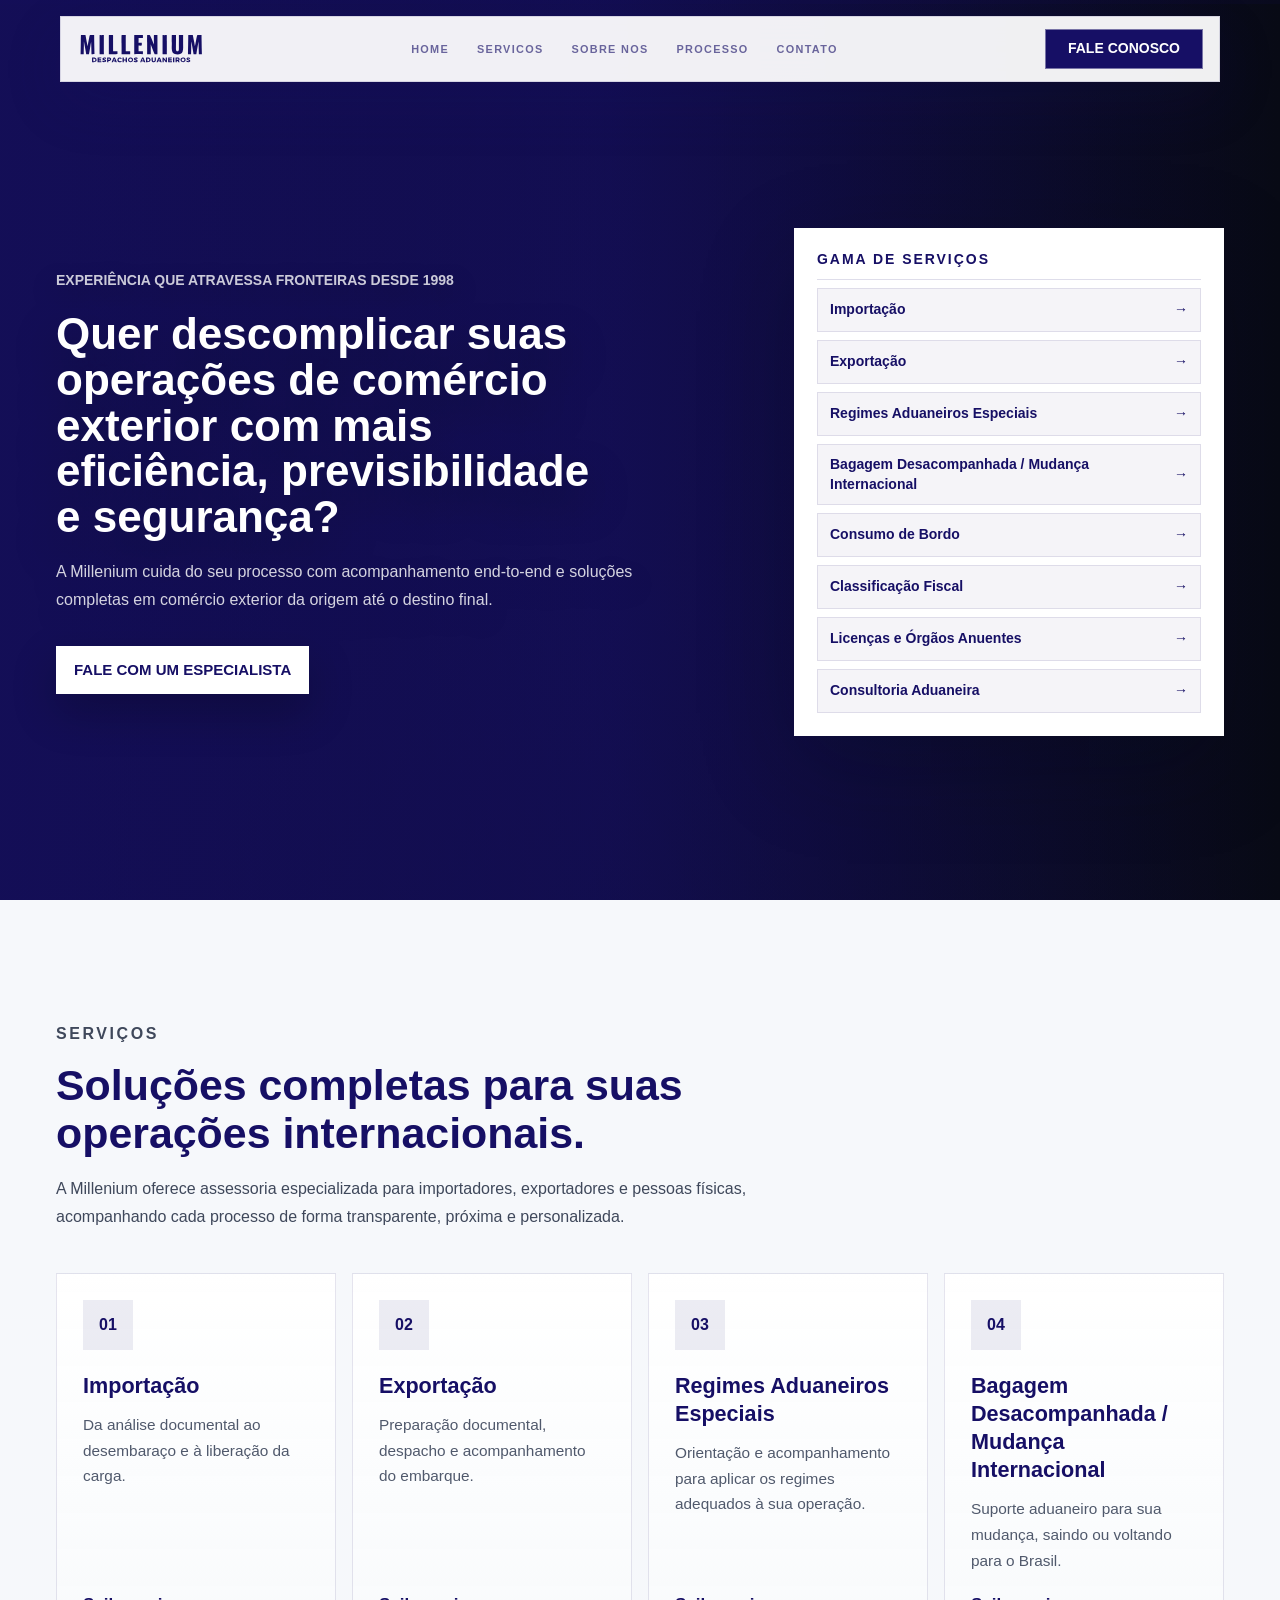
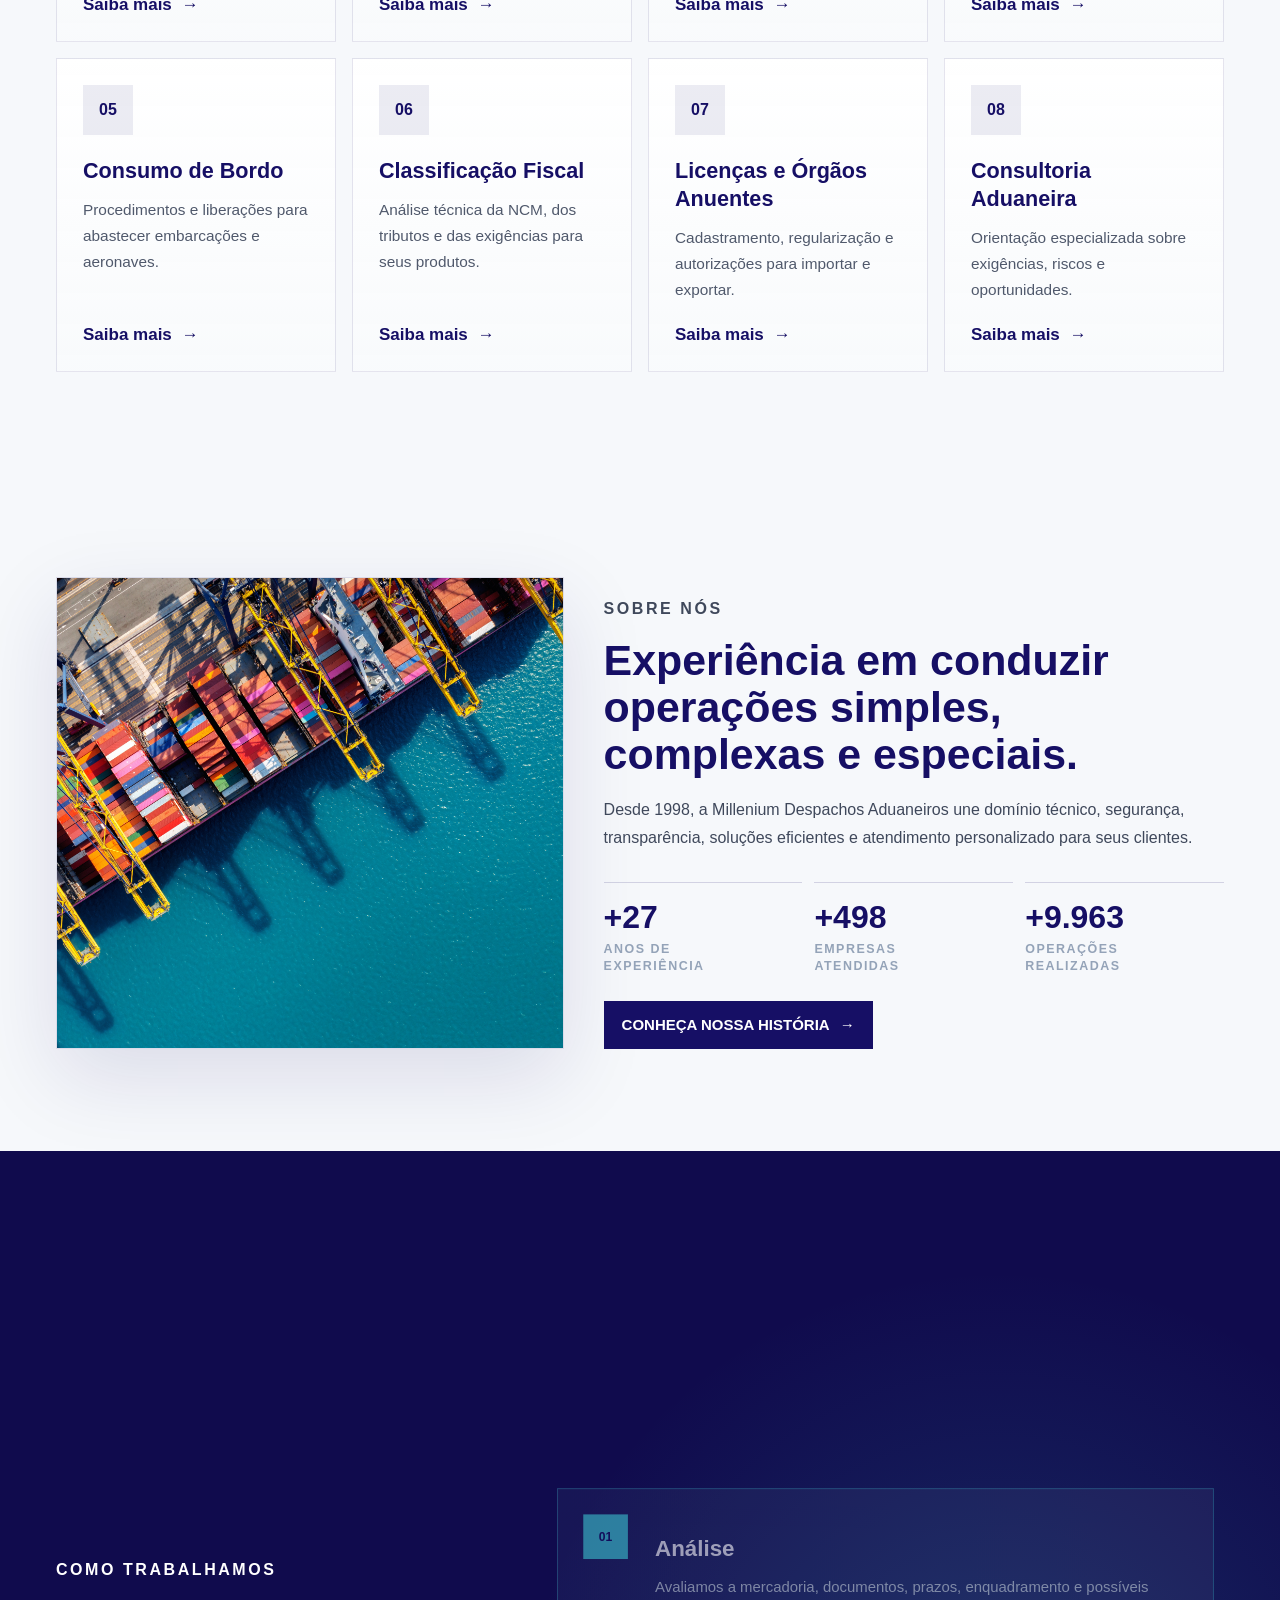
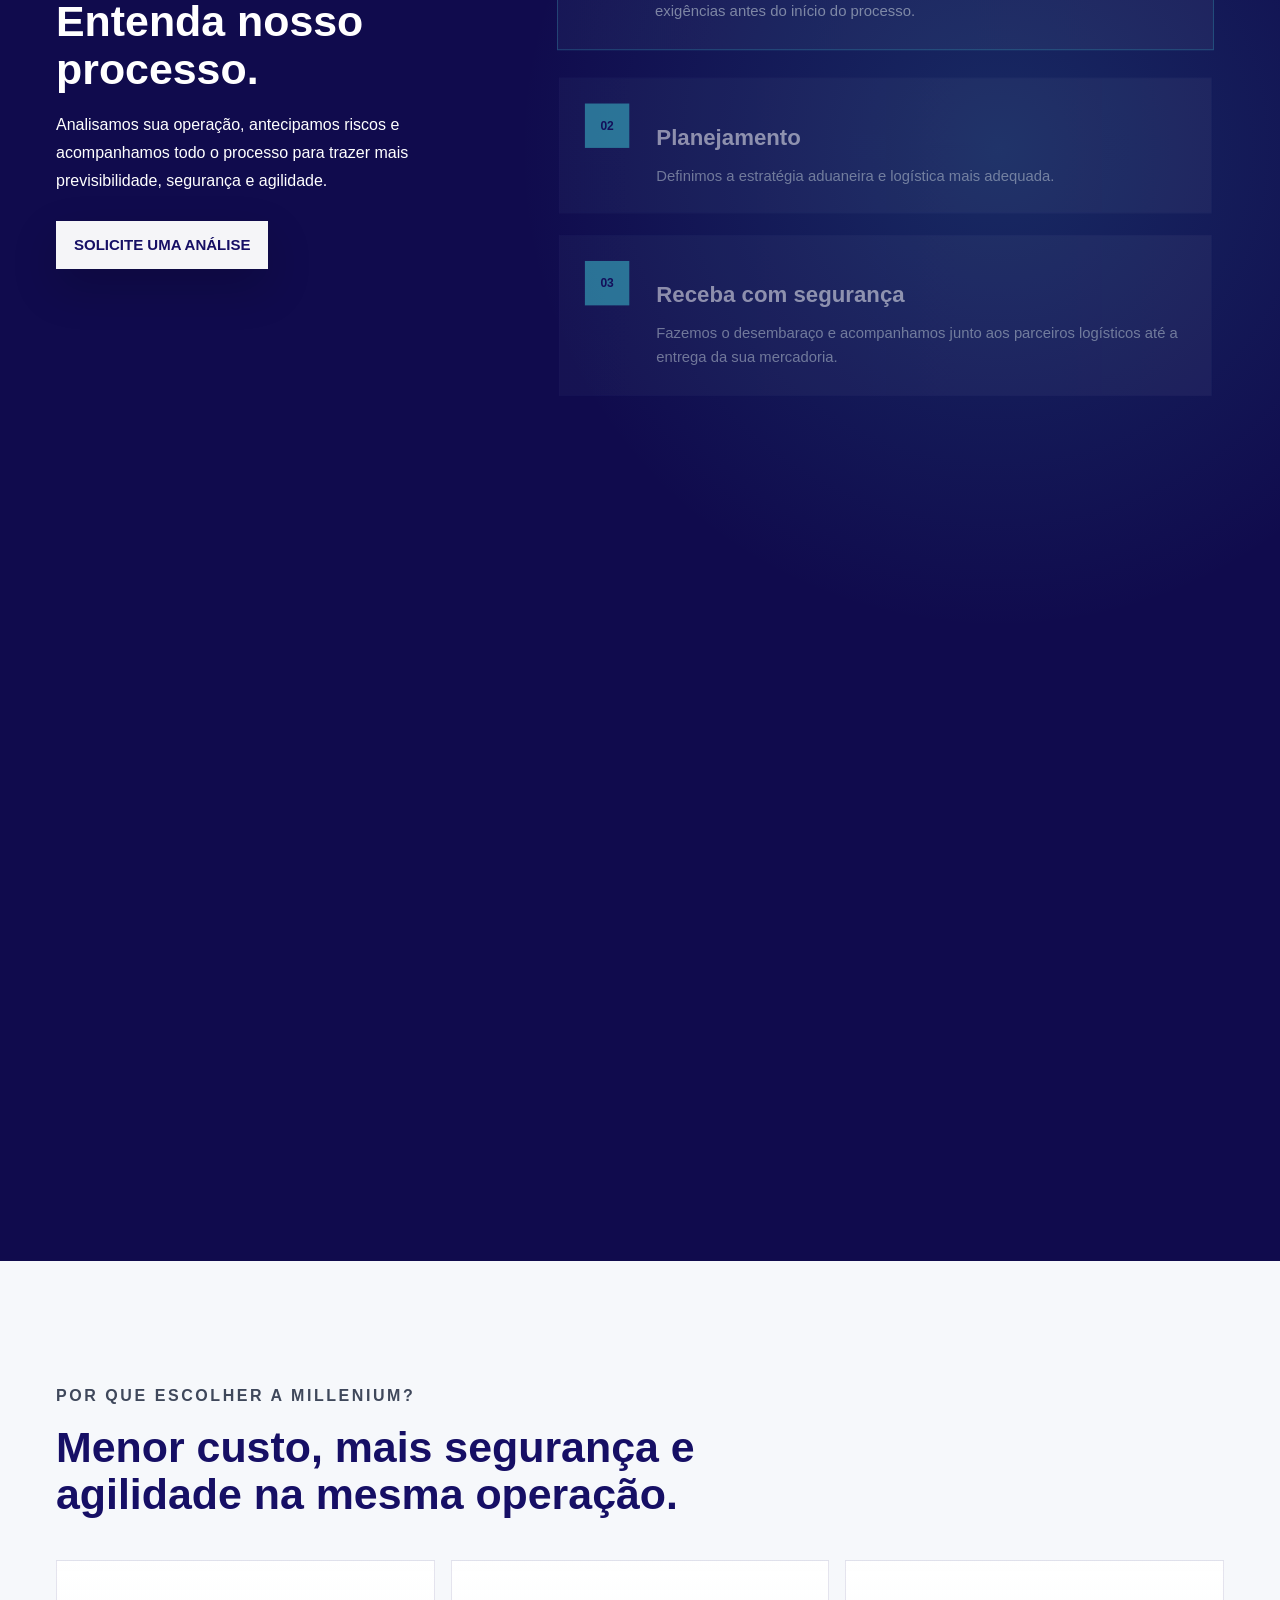
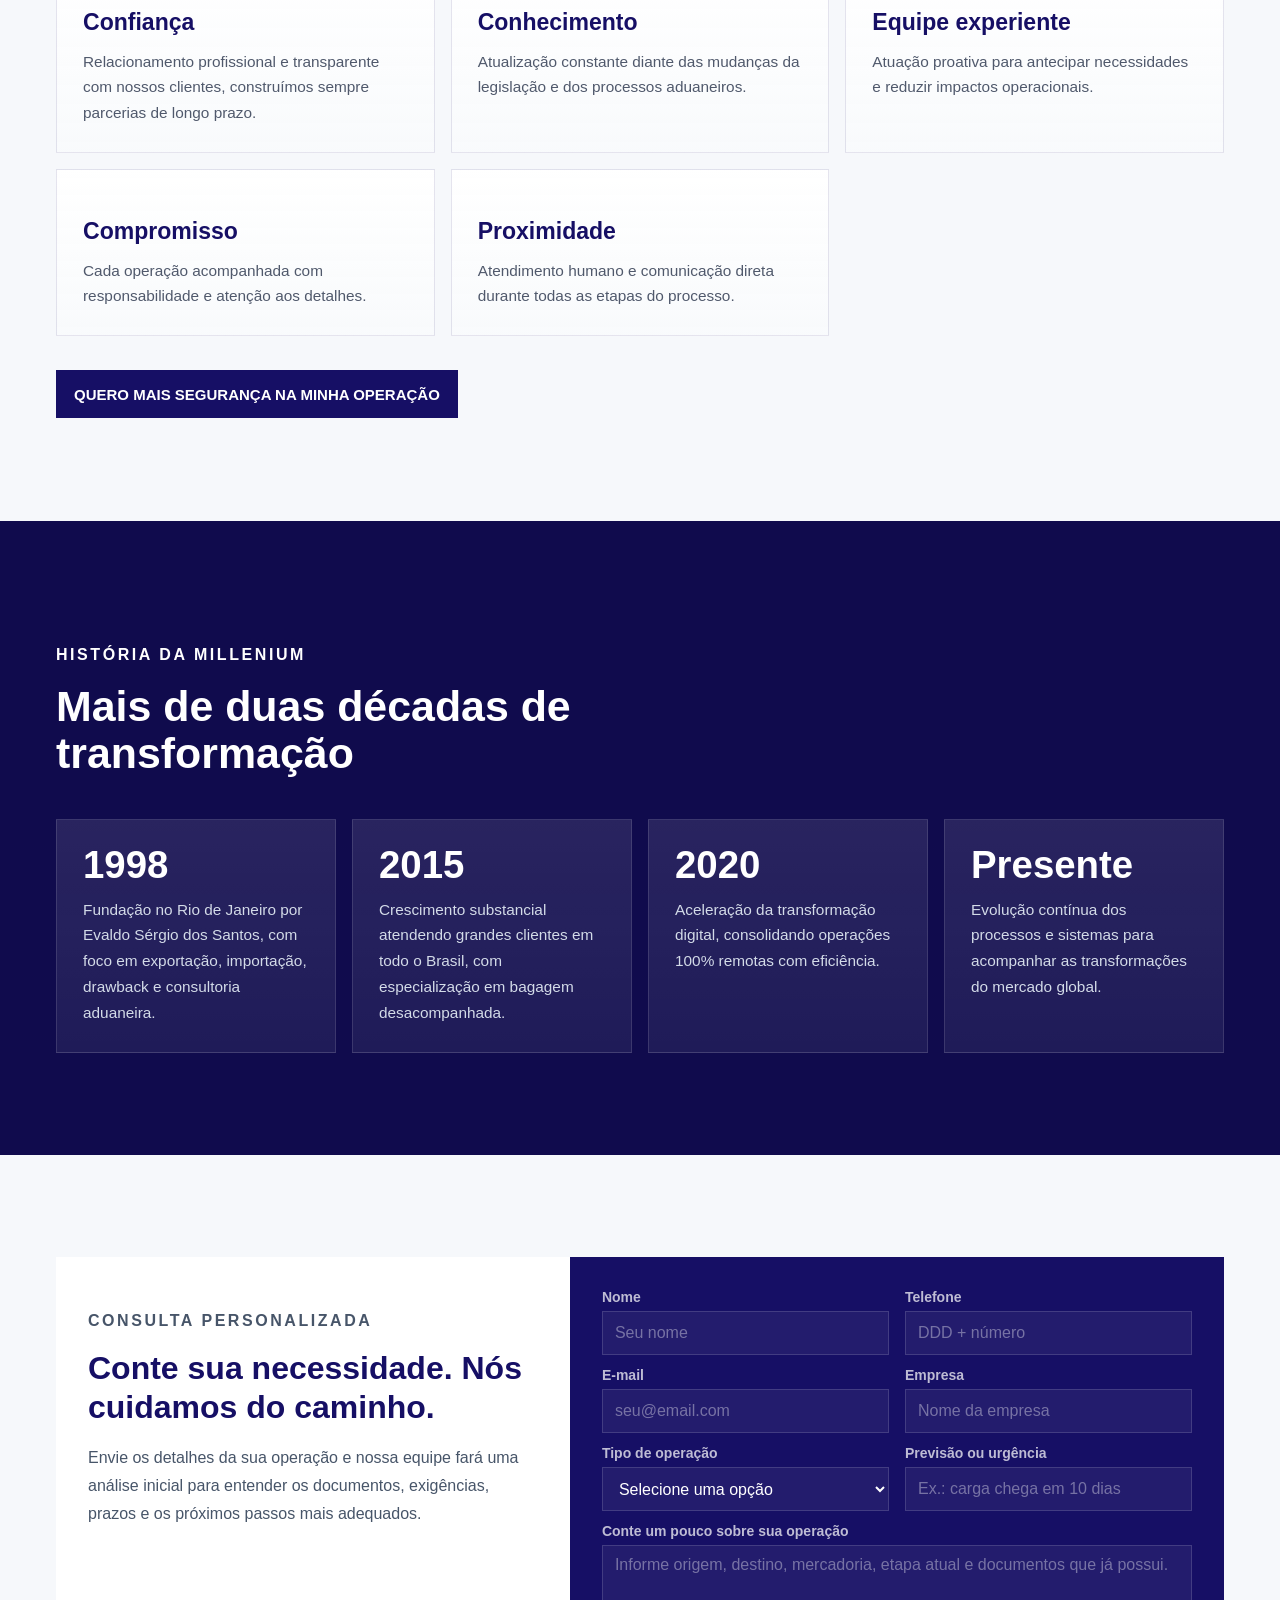
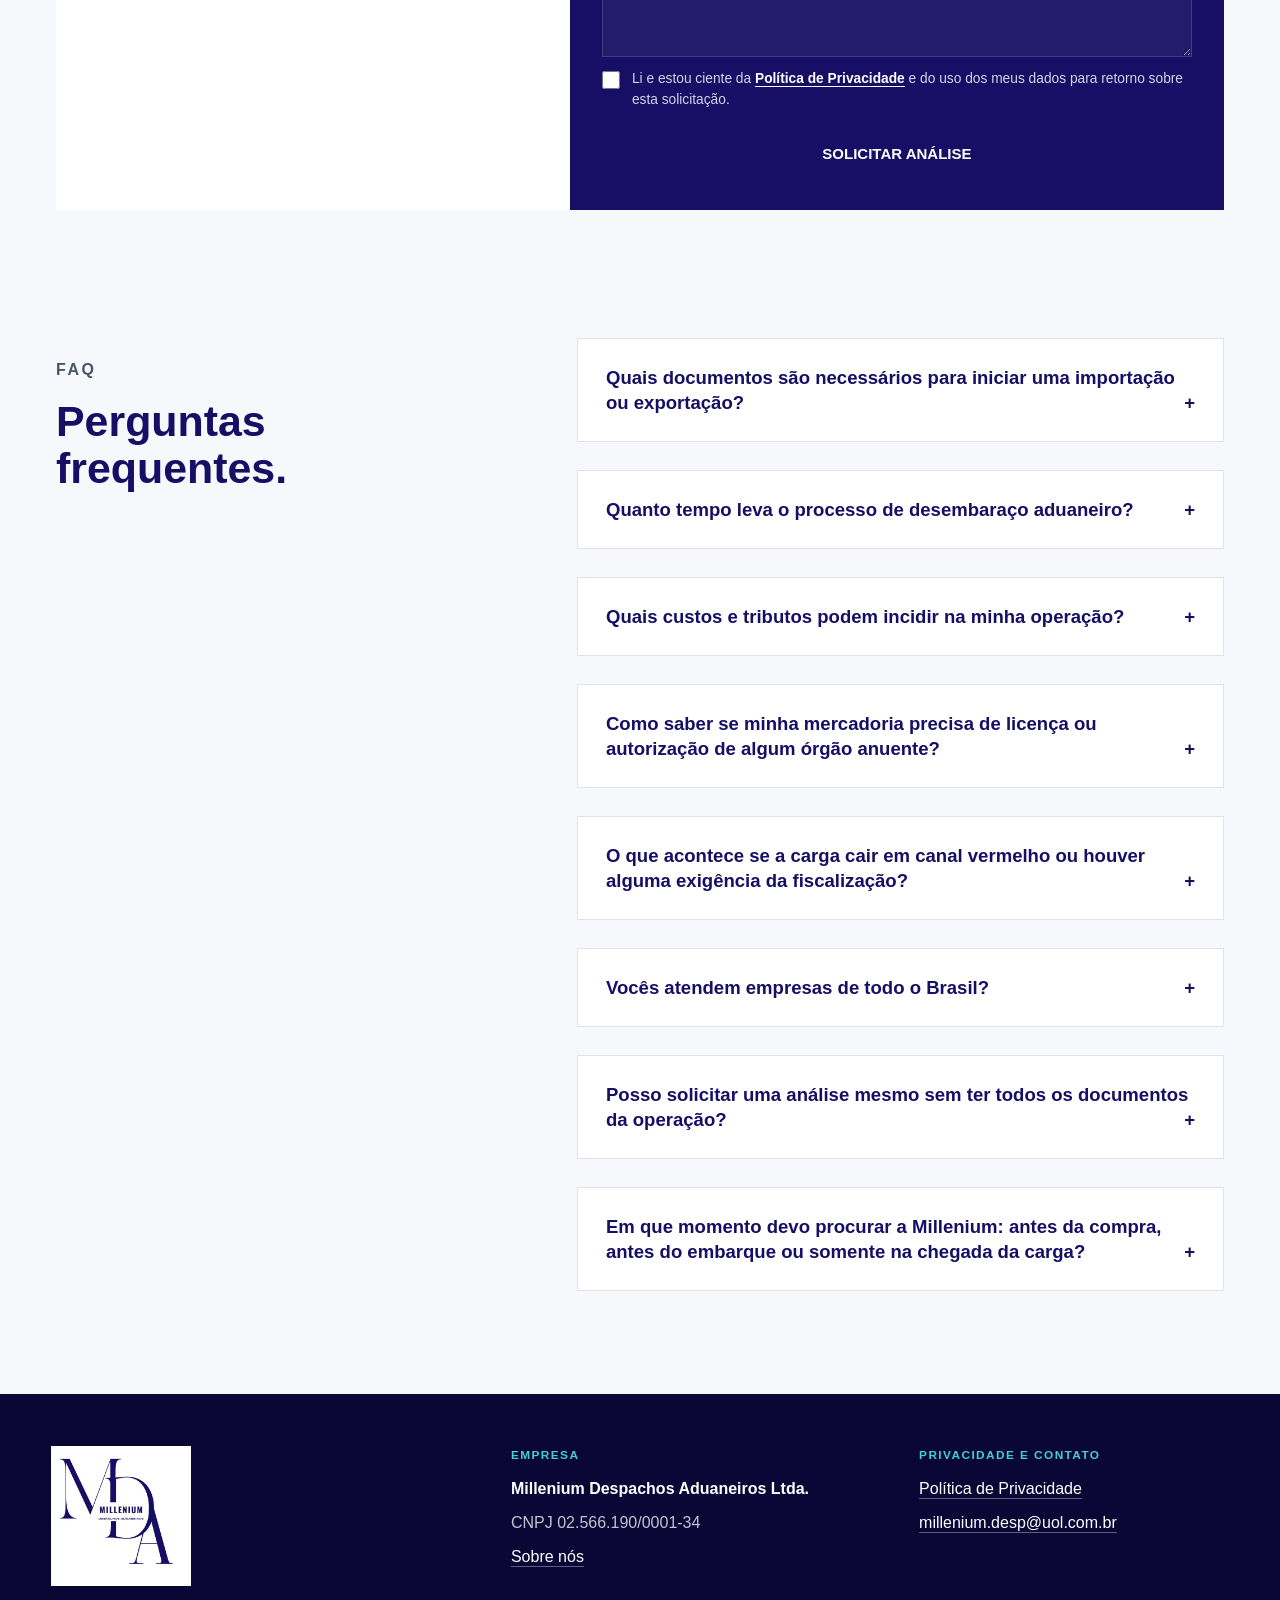
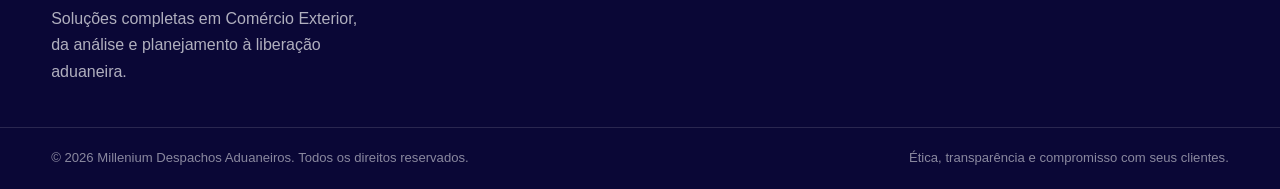
<file: index.html>
<!doctype html>
<html lang="pt-BR">
  <head>
    <meta charset="utf-8" />
    <meta name="viewport" content="width=device-width, initial-scale=1" />
    <title>Millenium Despachos Aduaneiros</title>
    <meta
      name="description"
      content="Despacho aduaneiro, comercio exterior e logistica internacional para destravar cargas, reduzir riscos e dar previsibilidade a operacao."
    />
    <meta property="og:title" content="Millenium Despachos Aduaneiros" />
    <meta
      property="og:description"
      content="Solucoes aduaneiras para importadores e exportadores com estrategia documental, conformidade e acompanhamento proximo."
    />
    <meta property="og:image" content="public/og.png" />
    <style>
      :root {
        --bg: #f6f8fb;
        --panel: #ffffff;
        --text: #141827;
        --muted: #3f485b;
        --brand: #160f65;
        --signal: #160f65;
        --cyan: #43cfd8;
        --blue-panel: #100b4d;
      }

      * {
        box-sizing: border-box;
      }

      html {
        scroll-behavior: smooth;
      }

      body {
        margin: 0;
        min-width: 320px;
        overflow-x: hidden;
        background: #f6f8fb;
        color: var(--text);
        font-family: Inter, Arial, Helvetica, sans-serif;
      }

      ::selection {
        background: var(--brand);
        color: #ffffff;
      }

      a {
        color: inherit;
        text-decoration: none;
      }

      .progress {
        position: fixed;
        inset: 0 0 auto;
        z-index: 80;
        height: 4px;
        background: rgba(22, 15, 101, 0.1);
      }

      .progress span {
        display: block;
        width: 0;
        height: 100%;
        background: var(--signal);
      }

      header {
        position: fixed;
        top: 16px;
        left: 50%;
        z-index: 70;
        display: flex;
        width: min(1160px, calc(100% - 28px));
        align-items: center;
        justify-content: space-between;
        transform: translateX(-50%);
        border: 1px solid rgba(22, 15, 101, 0.12);
        background: rgba(255, 255, 255, 0.94);
        padding: 12px 16px;
        box-shadow: 0 20px 60px rgba(22, 15, 101, 0.14);
        backdrop-filter: blur(18px);
      }

      .header-logo {
        display: block;
        width: auto;
        height: 38px;
        max-width: 210px;
        object-fit: contain;
      }

      nav {
        display: flex;
        gap: 4px;
      }

      nav a {
        padding: 10px 12px;
        color: rgba(22, 15, 101, 0.62);
        font-size: 0.68rem;
        font-weight: 800;
        letter-spacing: 0.12em;
        text-transform: uppercase;
        transition: color 180ms ease;
      }

      nav a:hover {
        color: var(--brand);
      }

      .header-cta,
      .primary,
      .secondary,
      .dark {
        display: inline-flex;
        min-height: 48px;
        align-items: center;
        justify-content: center;
        gap: 10px;
        padding: 0 22px;
        font-size: 0.78rem;
        font-weight: 850;
        letter-spacing: 0.1em;
        text-transform: uppercase;
        transition: transform 180ms ease, background 180ms ease, color 180ms ease;
      }

      .header-cta,
      .secondary {
        border: 1px solid rgba(255, 255, 255, 0.42);
        background: rgba(255, 255, 255, 0.15);
        color: #ffffff;
        backdrop-filter: blur(8px);
      }

      .header-cta {
        min-height: 40px;
        background: var(--brand);
        color: white;
      }

      .primary {
        background: var(--brand);
        color: white;
      }

      .dark {
        border: 0;
        background: var(--brand);
        color: white;
        cursor: pointer;
      }

      .process .section-cta,
      .timeline-wrap .section-cta {
        border-color: rgba(255, 255, 255, 0.92);
        background: rgba(255, 255, 255, 0.96);
        color: var(--brand);
        box-shadow: 0 18px 45px rgba(0, 0, 0, 0.18);
      }

      .header-cta:hover,
      .primary:hover,
      .secondary:hover,
      .dark:hover {
        transform: translateY(-2px);
      }

      .hero {
        position: relative;
        min-height: 100vh;
        overflow: hidden;
      }

      .hero-media {
        position: absolute;
        inset: 0;
        overflow: hidden;
        background:
          linear-gradient(90deg, rgba(8, 10, 21, 0.88), rgba(22, 15, 101, 0.62) 48%, rgba(8, 10, 21, 0.5)),
          #080a15;
      }

      .hero-media video {
        position: absolute;
        inset: 0;
        width: 100%;
        height: 100%;
        border: 0;
        object-fit: cover;
        opacity: 0.9;
        pointer-events: none;
      }

      .hero-media::after {
        position: absolute;
        inset: 0;
        content: "";
        background:
          linear-gradient(90deg, rgba(22, 15, 101, 0.82), rgba(22, 15, 101, 0.58) 46%, rgba(8, 10, 21, 0.34)),
          linear-gradient(180deg, rgba(8, 10, 21, 0.3), rgba(8, 10, 21, 0.22) 68%, rgba(8, 10, 21, 0.42) 100%);
      }

      .container {
        width: min(100%, 1280px);
        margin: 0 auto;
        padding: 0 56px;
      }

      .hero-grid {
        position: relative;
        z-index: 1;
        display: grid;
        min-height: 100vh;
        align-items: center;
        gap: 40px;
        padding-top: 112px;
        padding-bottom: 48px;
        grid-template-columns: 1fr 0.9fr;
      }

      .eyebrow {
        color: var(--signal);
        font-size: 0.72rem;
        font-weight: 800;
        letter-spacing: 0.16em;
        text-transform: uppercase;
      }

      h1,
      h2,
      h3,
      p {
        margin: 0;
      }

      .hero-copy {
        max-width: 720px;
        animation: enter 850ms cubic-bezier(0.22, 1, 0.36, 1) both;
      }

      h1 {
        margin-top: 20px;
        color: #ffffff;
        font-size: 47px;
        font-weight: 650;
        line-height: 1.04;
        text-shadow: 0 18px 45px rgba(0, 0, 0, 0.36);
      }

      .hero-copy p:last-of-type,
      .section-head > p,
      .about-copy p,
      .form-copy p {
        margin-top: 18px;
        color: var(--muted);
        font-size: 1rem;
        line-height: 1.75;
      }

      .hero-copy p:last-of-type {
        color: rgba(255, 255, 255, 0.82);
        text-shadow: 0 12px 34px rgba(0, 0, 0, 0.34);
      }

      .hero-eyebrow-pill {
        display: inline-block;
        width: fit-content;
        color: rgba(255, 255, 255, 0.78);
        text-shadow: 0 10px 28px rgba(0, 0, 0, 0.48);
      }

      .actions {
        display: flex;
        flex-wrap: wrap;
        gap: 12px;
        margin-top: 32px;
      }

      .hero-primary {
        background: #ffffff;
        color: var(--brand);
        box-shadow: 0 18px 45px rgba(0, 0, 0, 0.24);
      }

      .hero-primary:hover {
        background: #f6f8fb;
      }

      .section-cta {
        width: fit-content;
        margin-top: 26px;
      }

      .mobile-section-cta {
        display: none;
      }

      .reasons-cta {
        margin-top: 34px;
      }

      .hero-panel {
        display: grid;
        gap: 12px;
        width: min(100%, 430px);
        margin-left: auto;
        border: 1px solid rgba(255, 255, 255, 0.26);
        background: rgba(255, 255, 255, 0.55);
        padding: 22px;
        box-shadow: 0 30px 90px rgba(4, 8, 22, 0.22);
        backdrop-filter: blur(28px);
        animation: enter 850ms 160ms cubic-bezier(0.22, 1, 0.36, 1) both;
      }

      .hero-continue {
        display: none;
      }

      .panel-top,
      .signal-row,
      .contact-line {
        display: flex;
        align-items: center;
        justify-content: space-between;
      }

      .panel-top {
        border-bottom: 1px solid rgba(255, 255, 255, 0.1);
        padding-bottom: 16px;
        color: rgba(22, 15, 101, 0.62);
        font-size: 0.76rem;
        font-weight: 800;
        letter-spacing: 0.14em;
        text-transform: uppercase;
      }

      .signal-row {
        min-height: 48px;
        border: 1px solid rgba(22, 15, 101, 0.1);
        background: rgba(22, 15, 101, 0.045);
        padding: 0 16px;
        color: var(--brand);
        font-size: 0.78rem;
        font-weight: 760;
        animation: scan 3.4s ease-in-out infinite;
      }

      section:not(.hero) {
        padding: clamp(4rem, 8vw, 7rem) 0;
      }

      .section-head {
        max-width: 780px;
      }

      h2 {
        margin-top: 14px;
        color: var(--brand);
        font-size: clamp(1.8rem, 3.35vw, 3.35rem);
        font-weight: 620;
        line-height: 1.1;
      }

      .cards,
      .reasons,
      .timeline {
        display: grid;
        gap: 16px;
        margin-top: 42px;
      }

      .cards {
        grid-template-columns: repeat(3, minmax(0, 1fr));
      }

      .reasons {
        grid-template-columns: repeat(4, minmax(0, 1fr));
      }

      .timeline {
        grid-template-columns: repeat(5, minmax(0, 1fr));
      }

      .card,
      .reason,
      .timeline-item,
      .process-card {
        position: relative;
        border: 1px solid rgba(22, 15, 101, 0.11);
        background: linear-gradient(180deg, rgba(255, 255, 255, 0.96), rgba(248, 250, 252, 0.92)), white;
        padding: 26px;
        overflow: hidden;
        transition:
          transform 360ms cubic-bezier(0.22, 1, 0.36, 1),
          border-color 360ms ease,
          box-shadow 360ms ease,
          background 360ms ease;
      }

      .card {
        min-height: 270px;
      }

      .card::before,
      .reason::before {
        position: absolute;
        inset: 0;
        content: "";
        background:
          radial-gradient(circle at 18% 18%, rgba(67, 207, 216, 0.18), transparent 34%),
          linear-gradient(135deg, rgba(22, 15, 101, 0.08), transparent 42%);
        opacity: 0;
        transition: opacity 360ms ease;
      }

      .card:hover,
      .reason:hover {
        border-color: rgba(22, 15, 101, 0.32);
        background: #ffffff;
        box-shadow: 0 28px 90px rgba(22, 15, 101, 0.16);
        transform: translateY(-8px);
      }

      .card:hover::before,
      .reason:hover::before {
        opacity: 1;
      }

      .card > *,
      .reason > * {
        position: relative;
        z-index: 1;
      }

      .icon-box {
        display: grid;
        width: 50px;
        height: 50px;
        place-items: center;
        background: rgba(22, 15, 101, 0.08);
        color: var(--brand);
        font-weight: 900;
        transition:
          background 320ms ease,
          color 320ms ease,
          transform 320ms cubic-bezier(0.22, 1, 0.36, 1);
      }

      .card:hover .icon-box {
        background: var(--brand);
        color: #ffffff;
        transform: scale(1.08) rotate(-4deg);
      }

      h3 {
        margin-top: 22px;
        color: var(--brand);
        font-size: clamp(1.25rem, 1.8vw, 1.55rem);
        font-weight: 650;
        line-height: 1.2;
      }

      .card p,
      .reason p,
      .timeline-item p,
      .process-card p {
        margin-top: 12px;
        color: #50596c;
        font-size: 0.96rem;
        line-height: 1.68;
      }

      .split-grid {
        display: grid;
        gap: 40px;
        grid-template-columns: 0.9fr 1.1fr;
      }

      .image-frame {
        min-height: 420px;
        border: 1px solid rgba(22, 15, 101, 0.12);
        overflow: hidden;
        box-shadow: 0 28px 80px rgba(22, 15, 101, 0.12);
      }

      .image-frame img {
        width: 100%;
        height: 100%;
        object-fit: cover;
        object-position: 70% center;
      }

      .about-copy {
        align-self: center;
      }

      .stats {
        display: grid;
        grid-template-columns: repeat(3, minmax(0, 1fr));
        gap: 12px;
        margin-top: 30px;
      }

      .stats div {
        border-top: 1px solid rgba(22, 15, 101, 0.16);
        padding-top: 18px;
      }

      .stats strong,
      .timeline-item strong {
        display: block;
        color: var(--brand);
        font-size: clamp(1.8rem, 3vw, 2.7rem);
        font-weight: 650;
        line-height: 1;
      }

      .stats span {
        display: block;
        margin-top: 8px;
        color: #94a3b8;
        font-size: 0.78rem;
        font-weight: 800;
        letter-spacing: 0.12em;
        line-height: 1.35;
        text-transform: uppercase;
      }

      .process {
        min-height: 190vh;
        background: radial-gradient(circle at 78% 35%, rgba(67, 207, 216, 0.16), transparent 30rem), var(--blue-panel);
      }

      .process .eyebrow,
      .timeline-wrap .eyebrow {
        color: var(--cyan);
      }

      .process .section-head h2,
      .process .section-head p,
      .timeline-wrap .section-head h2,
      .timeline-wrap .section-head p {
        color: white;
      }

      .process-inner {
        position: sticky;
        top: 0;
        display: grid;
        min-height: 100vh;
        align-items: center;
        gap: 40px;
        grid-template-columns: 0.8fr 1.2fr;
      }

      .process-stack {
        display: grid;
        gap: 16px;
      }

      .process-card {
        display: grid;
        grid-template-columns: 54px minmax(0, 1fr);
        gap: 20px;
        background: linear-gradient(90deg, rgba(67, 207, 216, calc(0.03 + (var(--step-progress, 0) * 0.1))), rgba(255, 255, 255, 0.045)), rgba(255, 255, 255, 0.05);
        opacity: calc(0.52 + (var(--step-progress, 0) * 0.48));
        transform: translateY(calc((1 - var(--step-progress, 0)) * 42px)) scale(calc(0.965 + (var(--step-progress, 0) * 0.035)));
        transition: opacity 120ms linear, transform 120ms linear, border-color 120ms linear, background 120ms linear;
      }

      .process-card.is-active {
        border-color: rgba(67, 207, 216, 0.46);
      }

      .process-card .num {
        display: grid;
        width: 46px;
        height: 46px;
        place-items: center;
        background: var(--cyan);
        color: var(--brand);
        font-size: 0.78rem;
        font-weight: 900;
      }

      .process-card h3 {
        color: white;
      }

      .process-card p {
        color: #c7d3db;
      }

      .timeline-wrap {
        background: var(--blue-panel);
      }

      .timeline-wrap .timeline-item {
        border-color: rgba(255, 255, 255, 0.12);
        background: linear-gradient(180deg, rgba(255, 255, 255, 0.08), rgba(255, 255, 255, 0.035)), rgba(255, 255, 255, 0.03);
      }

      .timeline-wrap .timeline-item strong {
        color: white;
      }

      .timeline-wrap .timeline-item p {
        color: #d3dbe8;
      }

      .contact {
        background: #f6f8fb;
      }

      .form-shell {
        display: grid;
        grid-template-columns: 0.88fr 1.12fr;
        width: 100%;
        max-width: 100%;
        overflow: hidden;
        background: white;
        color: var(--brand);
      }

      .form-copy {
        min-width: 0;
        padding: clamp(2rem, 4vw, 3.5rem);
      }

      .form-copy h2,
      .faq h2 {
        color: var(--brand);
      }

      .form-copy p,
      .faq p {
        color: #475569;
      }

      .contact-list {
        display: grid;
        gap: 16px;
        margin-top: 32px;
      }

      .mobile-contact-list {
        display: none;
      }

      .contact-line {
        justify-content: flex-start;
        gap: 14px;
        border-top: 1px solid #e2e8f0;
        padding-top: 16px;
        color: #0f172a;
        font-weight: 650;
      }

      form {
        display: grid;
        grid-template-columns: 1fr 1fr;
        width: 100%;
        max-width: 100%;
        min-width: 0;
        gap: 16px;
        background: var(--brand);
        padding: clamp(2rem, 4vw, 3.5rem);
      }

      .hidden-honeypot {
        display: none !important;
      }

      label {
        display: grid;
        align-content: start;
        grid-template-rows: auto auto minmax(34px, auto);
        min-width: 0;
        gap: 8px;
        color: rgba(255, 255, 255, 0.72);
        font-size: 0.78rem;
        font-weight: 820;
        letter-spacing: 0.08em;
        text-transform: uppercase;
      }

      input:not([type="checkbox"]),
      select,
      textarea {
        width: 100%;
        max-width: 100%;
        min-width: 0;
        border: 1px solid rgba(255, 255, 255, 0.14);
        border-radius: 0;
        background: rgba(255, 255, 255, 0.055);
        color: white;
        font: inherit;
        font-size: 0.98rem;
        font-weight: 450;
        letter-spacing: 0;
        outline: none;
        padding: 14px 15px;
        text-transform: none;
      }

      input:not([type="checkbox"]).is-invalid,
      select.is-invalid,
      textarea.is-invalid {
        border-color: #ffb4b4;
        background: rgba(255, 255, 255, 0.095);
        box-shadow: 0 0 0 3px rgba(255, 180, 180, 0.14);
      }

      .field-error {
        display: block;
        visibility: hidden;
        color: #ffd7d7;
        font-size: 0.78rem;
        font-weight: 700;
        letter-spacing: 0;
        line-height: 1.35;
        text-transform: none;
      }

      .field-error.is-visible {
        visibility: visible;
      }

      .form-status {
        display: none;
        grid-column: 1 / -1;
        border: 1px solid rgba(255, 180, 180, 0.35);
        background: rgba(255, 255, 255, 0.08);
        color: #ffe8e8;
        font-size: 0.92rem;
        font-weight: 650;
        line-height: 1.45;
        padding: 14px 16px;
      }

      .form-status.is-visible {
        display: block;
      }

      textarea {
        resize: vertical;
      }

      select option {
        color: var(--brand);
      }

      input:not([type="checkbox"])::placeholder,
      textarea::placeholder {
        color: rgba(255, 255, 255, 0.38);
      }

      .full,
      form button {
        grid-column: 1 / -1;
      }

      .privacy-consent {
        grid-template-columns: 20px minmax(0, 1fr);
        grid-template-rows: auto auto;
        align-items: start;
        gap: 7px 10px;
        color: rgba(255, 255, 255, 0.82);
        font-size: 0.86rem;
        font-weight: 520;
        letter-spacing: 0;
        line-height: 1.5;
        text-transform: none;
      }

      .privacy-consent input[type="checkbox"] {
        width: 18px;
        height: 18px;
        margin: 2px 0 0;
        accent-color: var(--cyan);
      }

      .privacy-consent input[type="checkbox"].is-invalid {
        outline: 2px solid #ffb4b4;
        outline-offset: 2px;
      }

      .privacy-consent a {
        color: white;
        font-weight: 760;
        text-decoration: underline;
        text-underline-offset: 3px;
      }

      .privacy-consent .field-error {
        grid-column: 2;
      }

      form button:disabled {
        cursor: wait;
        opacity: 0.72;
        transform: none;
      }

      .faq {
        display: grid;
        grid-template-columns: 0.8fr 1.2fr;
        gap: clamp(3rem, 7vw, 6rem);
        padding-top: clamp(5rem, 10vw, 8rem);
      }

      .faq-list {
        display: grid;
        gap: clamp(18px, 2.4vw, 28px);
      }

      details {
        border: 1px solid rgba(22, 15, 101, 0.12);
        background: white;
        color: var(--text);
        transition: background 320ms ease, border-color 320ms ease, box-shadow 320ms ease, transform 320ms ease;
      }

      details:hover,
      details[open] {
        border-color: rgba(22, 15, 101, 0.26);
        box-shadow: 0 18px 52px rgba(22, 15, 101, 0.08);
        transform: translateY(-2px);
      }

      summary {
        cursor: pointer;
        list-style: none;
        padding: 26px 28px;
        color: var(--brand);
        font-size: clamp(1rem, 1.45vw, 1.18rem);
        font-weight: 650;
        line-height: 1.35;
      }

      summary::-webkit-details-marker {
        display: none;
      }

      summary::after {
        float: right;
        color: var(--brand);
        content: "+";
        font-weight: 800;
      }

      details[open] summary::after {
        content: "-";
      }

      details p {
        margin: 0;
        border-top: 1px solid rgba(22, 15, 101, 0.1);
        padding: 0 28px 26px;
        color: #465064;
        line-height: 1.7;
        animation: faq-answer 420ms cubic-bezier(0.22, 1, 0.36, 1) both;
      }

      .site-footer {
        background: #0a0736;
        color: rgba(255, 255, 255, 0.76);
      }

      .site-footer-main,
      .site-footer-bottom {
        width: min(1280px, 100%);
        margin: 0 auto;
        padding-right: clamp(1.25rem, 4vw, 3.5rem);
        padding-left: clamp(1.25rem, 4vw, 3.5rem);
      }

      .site-footer-main {
        display: grid;
        grid-template-columns: 1.15fr 1fr 0.9fr;
        gap: clamp(2rem, 5vw, 5rem);
        padding-top: 52px;
        padding-bottom: 42px;
      }

      .site-footer-brand img {
        display: block;
        width: min(210px, 100%);
        height: auto;
        background: transparent;
      }

      .site-footer-brand p {
        max-width: 36ch;
        margin: 20px 0 0;
        color: rgba(255, 255, 255, 0.68);
        line-height: 1.65;
      }

      .site-footer-column {
        display: flex;
        flex-direction: column;
        align-items: flex-start;
        gap: 9px;
        line-height: 1.55;
      }

      .site-footer-column strong {
        color: white;
        font-weight: 700;
      }

      .site-footer-column a {
        color: white;
        text-decoration: underline;
        text-decoration-color: rgba(255, 255, 255, 0.35);
        text-underline-offset: 4px;
      }

      .site-footer-label {
        margin-bottom: 4px;
        color: var(--cyan);
        font-size: 0.74rem;
        font-weight: 900;
        letter-spacing: 0.12em;
        text-transform: uppercase;
      }

      .site-footer-bottom {
        display: flex;
        justify-content: space-between;
        gap: 24px;
        border-top: 1px solid rgba(255, 255, 255, 0.13);
        padding-top: 22px;
        padding-bottom: 24px;
        color: rgba(255, 255, 255, 0.52);
        font-size: 0.82rem;
      }

      @keyframes enter {
        from {
          opacity: 0;
          transform: translateY(28px);
        }

        to {
          opacity: 1;
          transform: translateY(0);
        }
      }

      @keyframes reveal {
        from {
          opacity: 0.82;
          transform: translateY(48px);
        }

        to {
          opacity: 1;
          transform: translateY(0);
        }
      }

      @keyframes faq-answer {
        from {
          opacity: 0;
          transform: translateY(-10px);
        }

        to {
          opacity: 1;
          transform: translateY(0);
        }
      }

      @keyframes scan {
        50% {
          box-shadow: inset 180px 0 80px rgba(67, 207, 216, 0.1);
        }
      }

      @media (max-width: 980px) {
        nav {
          display: none;
        }

        .hero-grid,
        .split-grid,
        .process-inner,
        .faq {
          grid-template-columns: 1fr;
        }

        .hero-panel {
          margin-left: 0;
        }

        .cards,
        .reasons,
        .timeline {
          grid-template-columns: 1fr 1fr;
        }

        .process {
          min-height: auto;
        }

        .process-inner {
          position: relative;
        }
      }

      @media (max-width: 640px) {
        html,
        body,
        main {
          max-width: 100%;
          overflow-x: hidden;
        }

        header {
          width: calc(100% - 20px);
          justify-content: center;
          padding: 12px 18px;
        }

        .header-logo {
          height: 44px;
          max-width: min(240px, 100%);
        }

        .header-cta {
          display: none;
        }

        .container {
          padding: 0 20px;
        }

        .hero {
          min-height: 100svh;
          color: #ffffff;
        }

        .hero-grid {
          width: 100%;
          max-width: 100%;
          min-height: 100svh;
          grid-template-columns: minmax(0, 1fr);
          align-items: start;
          padding-top: 7rem;
          padding-bottom: 24px;
          row-gap: 32px;
          overflow: visible;
        }

        .hero::after {
          content: "";
          position: absolute;
          inset: auto 0 0;
          height: 190px;
          background: var(--bg);
          border-radius: 24px 24px 0 0;
          pointer-events: none;
        }

        .hero .hero-panel {
          background: #fff;
          border-color: rgba(22, 15, 101, 0.14);
          border-radius: 8px;
          box-shadow: 0 12px 28px rgba(22, 15, 101, 0.1);
          backdrop-filter: none;
        }

        .hero .panel-top {
          color: var(--brand);
          font-size: 0.875rem;
          letter-spacing: 0;
        }

        .hero .signal-row {
          font-size: 0.875rem;
          letter-spacing: 0;
          animation: none;
        }

        .hero-continue {
          display: flex;
          align-items: center;
          justify-content: center;
          gap: 10px;
          min-height: 48px;
          color: var(--brand);
          font-size: 0.9375rem;
          font-weight: 700;
          letter-spacing: 0;
          text-decoration: underline;
          text-underline-offset: 4px;
        }

        .hero-continue:focus-visible {
          outline: 2px solid var(--brand);
          outline-offset: 4px;
        }

        #servicos {
          padding-top: 24px;
          scroll-margin-top: 108px;
        }

        .hero-media {
          background:
            linear-gradient(135deg, rgba(8, 10, 21, 0.82), rgba(22, 15, 101, 0.58) 48%, rgba(8, 10, 21, 0.64)),
            #080a15;
        }

        .hero-media video {
          opacity: 0.84;
        }

        .hero-media::after {
          background:
            linear-gradient(180deg, rgba(8, 10, 21, 0.72), rgba(22, 15, 101, 0.48) 46%, rgba(8, 10, 21, 0.74)),
            linear-gradient(90deg, rgba(22, 15, 101, 0.66), rgba(8, 10, 21, 0.25) 56%, rgba(22, 15, 101, 0.28));
        }

        .hero-copy {
          min-width: 0;
          width: 100%;
          max-width: 100%;
          padding-top: 0.4rem;
        }

        .hero-eyebrow-pill {
          color: rgba(255, 255, 255, 0.78);
          font-size: 0.64rem;
          line-height: 1.25;
          text-shadow: 0 10px 28px rgba(0, 0, 0, 0.48);
        }

        h1 {
          color: #ffffff;
          max-width: min(100%, 305px);
          font-size: clamp(1.58rem, 7vw, 1.95rem);
          line-height: 1.08;
          overflow-wrap: break-word;
          text-shadow: 0 14px 34px rgba(0, 0, 0, 0.42);
        }

        .hero-copy p:last-of-type {
          max-width: min(100%, 310px);
          color: rgba(255, 255, 255, 0.84);
          text-shadow: 0 10px 26px rgba(0, 0, 0, 0.42);
        }

        .secondary {
          border-color: rgba(255, 255, 255, 0.42);
          background: rgba(255, 255, 255, 0.22);
          color: #ffffff;
          backdrop-filter: blur(8px);
        }

        .section-cta {
          width: 100%;
          max-width: 100%;
        }

        .hero .actions {
          width: 84%;
          max-width: 280px;
        }

        .hero .actions a,
        .hero-panel {
          width: 100%;
          max-width: 100%;
        }

        .header-cta,
        .primary,
        .secondary,
        .dark {
          padding: 0 14px;
          font-size: 0.68rem;
          letter-spacing: 0.06em;
          text-align: center;
          white-space: normal;
        }

        h2 {
          font-size: clamp(1.55rem, 7vw, 2rem);
          line-height: 1.14;
        }

        .cards,
        .reasons,
        .timeline,
        .stats,
        form,
        .form-shell,
        .faq {
          grid-template-columns: 1fr;
        }

        .process-card {
          grid-template-columns: 1fr;
          opacity: calc(0.62 + (var(--step-progress, 0) * 0.38));
          transform: translateY(calc((1 - var(--step-progress, 0)) * 28px)) scale(calc(0.94 + (var(--step-progress, 0) * 0.06)));
          transform-origin: center;
        }

        .process-card.is-active {
          border-color: rgba(67, 207, 216, 0.56);
        }

        .process .section-cta,
        .timeline-wrap .section-cta {
          border-color: rgba(255, 255, 255, 0.96);
          background: #ffffff;
          color: var(--brand);
        }

        .desktop-process-cta {
          display: none;
        }

        .mobile-section-cta {
          display: inline-flex;
        }

        .reasons-cta {
          display: inline-flex;
        }

        .image-frame {
          min-height: 318px;
        }

        .image-frame img {
          object-position: 84% center;
        }

        .form-shell,
        details {
          background: #ffffff;
          opacity: 1;
          animation: none;
        }

        .form-copy {
          padding: 28px 20px;
        }

        form {
          background: var(--brand);
          opacity: 1;
          grid-template-columns: minmax(0, 0.9fr) minmax(0, 1.1fr);
          padding: 24px 16px;
          gap: 12px;
        }

        #lead-form > label {
          grid-column: 1 / -1;
        }

        #lead-form > label.compact-pair {
          grid-column: auto;
        }

        #lead-form > label:not(.privacy-consent) {
          grid-template-rows: auto auto;
          gap: 6px;
          font-size: 0.875rem;
          letter-spacing: 0;
          text-transform: none;
        }

        #lead-form input:not([type="checkbox"]),
        #lead-form select,
        #lead-form textarea {
          min-height: 44px;
          padding: 10px 9px;
          font-size: 1rem;
        }

        #lead-form textarea {
          height: 104px;
          min-height: 104px;
          resize: vertical;
        }

        #lead-form .field-error:not(.is-visible) {
          display: none;
        }

        #lead-form button {
          min-height: 48px;
        }


        .form-copy .contact-list {
          display: none;
        }

        .mobile-contact-list {
          display: grid;
          order: 3;
          margin: 0;
          padding: 0 20px 28px;
        }

        .site-footer-main {
          grid-template-columns: 1fr;
          gap: 30px;
          padding-top: 40px;
          padding-bottom: 32px;
        }

        .site-footer-bottom {
          flex-direction: column;
          gap: 8px;
        }
      }
      @media (prefers-reduced-motion: no-preference) {
        .scroll-reveal {
          transition: opacity 600ms ease, translate 600ms cubic-bezier(0.22, 1, 0.36, 1),
            transform 360ms ease, border-color 360ms ease, box-shadow 360ms ease, background 360ms ease;
        }

        .scroll-reveal.is-reveal-pending {
          opacity: 0;
          translate: 0 18px;
        }

        .scroll-reveal:focus-within {
          opacity: 1;
          translate: none;
          transition: none;
        }
      }

      @media (min-width: 641px) {
        .form-copy, #lead-form {
          padding: 32px;
        }

        .form-copy h2 {
          font-size: 2rem;
          line-height: 1.2;
        }

        .form-copy .contact-list {
          gap: 12px;
          margin-top: 24px;
        }

        .form-copy .contact-list > div {
          padding-top: 12px;
        }

        #lead-form {
          align-content: start;
          gap: 12px 16px;
        }

        #lead-form > label:not(.privacy-consent) {
          grid-template-rows: auto auto;
          gap: 6px;
          font-size: 0.875rem;
          letter-spacing: 0;
          text-transform: none;
        }

        #lead-form .field-error:not(.is-visible) {
          display: none;
        }

        #lead-form input:not([type="checkbox"]), #lead-form select, #lead-form textarea {
          min-height: 44px;
          padding: 10px 12px;
          font-size: 1rem;
        }

        #lead-form textarea {
          height: 112px;
          min-height: 112px;
        }
      }

      @media (prefers-reduced-motion: reduce) {
        *, *::before, *::after {
          scroll-behavior: auto !important;
          animation-duration: 1ms !important;
          animation-iteration-count: 1 !important;
          transition-duration: 1ms !important;
        }
      }
    </style>
    <link rel="stylesheet" href="public/revision.css" />
  </head>
  <body>
    <div class="progress"><span id="progress"></span></div>

    <header>
      <a href="#inicio" aria-label="Millenium Despachos Aduaneiros">
        <img class="header-logo" src="public/millenium-logo-header.svg" alt="Millenium Despachos Aduaneiros" width="838" height="251" />
      </a>
      <nav aria-label="Navegacao principal">
        <a href="#inicio">Home</a>
        <a href="#servicos">Servicos</a>
        <a href="#sobre">Sobre nos</a>
        <a href="#processo">Processo</a>
        <a href="#contato">Contato</a>
      </nav>
      <a class="header-cta" href="#contato">Fale conosco</a>
    </header>

    <main>
      <section id="inicio" class="hero">
        <div class="hero-media">
          <video
            autoplay
            muted
            loop
            playsinline
            preload="metadata"
            aria-hidden="true"
          >
            <source src="public/hero-video.mp4" type="video/mp4" />
          </video>
        </div>
        <div class="container hero-grid">
          <div class="hero-copy">
            <p class="eyebrow hero-eyebrow-pill">Experiência que atravessa fronteiras desde 1998</p>
            <h1>Quer descomplicar suas operações de comércio exterior com mais eficiência, previsibilidade e segurança?</h1>
            <p>
              A Millenium cuida do seu processo com acompanhamento end-to-end e soluções completas em comércio exterior da origem até o destino final.
            </p>
            <div class="actions">
              <a class="primary hero-primary" href="#contato">Fale com um especialista</a>
            </div>
          </div>
          <aside class="hero-panel service-menu" aria-label="Gama de serviços">
            <div class="panel-top"><span>Gama de serviços</span></div>
            <a class="signal-row" href="servicos-importacao.html"><span>Importação</span><span aria-hidden="true">&#8594;</span></a>
            <a class="signal-row" href="servicos-exportacao.html"><span>Exportação</span><span aria-hidden="true">&#8594;</span></a>
            <a class="signal-row" href="servicos-regimes-aduaneiros-especiais.html"><span>Regimes Aduaneiros Especiais</span><span aria-hidden="true">&#8594;</span></a>
            <a class="signal-row" href="servicos-bagagem-desacompanhada.html"><span>Bagagem Desacompanhada / Mudança Internacional</span><span aria-hidden="true">&#8594;</span></a>
            <a class="signal-row" href="servicos-consumo-de-bordo.html"><span>Consumo de Bordo</span><span aria-hidden="true">&#8594;</span></a>
            <a class="signal-row" href="servicos-classificacao-fiscal.html"><span>Classificação Fiscal</span><span aria-hidden="true">&#8594;</span></a>
            <a class="signal-row" href="servicos-licencas-e-orgaos-anuentes.html"><span>Licenças e Órgãos Anuentes</span><span aria-hidden="true">&#8594;</span></a>
            <a class="signal-row" href="servicos-consultoria-aduaneira.html"><span>Consultoria Aduaneira</span><span aria-hidden="true">&#8594;</span></a>
          </aside>
          <a class="hero-continue" href="#servicos">Conheça nossos serviços <span aria-hidden="true">&#8595;</span></a>
        </div>
      </section>

      <section id="servicos">
        <div class="container">
          <div class="section-head">
            <p class="eyebrow">Serviços</p>
            <h2>Soluções completas para suas operações internacionais.</h2>
            <p>A Millenium oferece assessoria especializada para importadores, exportadores e pessoas físicas, acompanhando cada processo de forma transparente, próxima e personalizada.</p>
          </div>
          <div class="cards">
            <a class="card service-link" href="servicos-importacao.html"><div class="icon-box">01</div><h3>Importação</h3><p>Da análise documental ao desembaraço e à liberação da carga.</p><span class="service-more">Saiba mais <span aria-hidden="true">&#8594;</span></span></a>
            <a class="card service-link" href="servicos-exportacao.html"><div class="icon-box">02</div><h3>Exportação</h3><p>Preparação documental, despacho e acompanhamento do embarque.</p><span class="service-more">Saiba mais <span aria-hidden="true">&#8594;</span></span></a>
            <a class="card service-link" href="servicos-regimes-aduaneiros-especiais.html"><div class="icon-box">03</div><h3>Regimes Aduaneiros Especiais</h3><p>Orientação e acompanhamento para aplicar os regimes adequados à sua operação.</p><span class="service-more">Saiba mais <span aria-hidden="true">&#8594;</span></span></a>
            <a class="card service-link" href="servicos-bagagem-desacompanhada.html"><div class="icon-box">04</div><h3>Bagagem Desacompanhada / Mudança Internacional</h3><p>Suporte aduaneiro para sua mudança, saindo ou voltando para o Brasil.</p><span class="service-more">Saiba mais <span aria-hidden="true">&#8594;</span></span></a>
            <a class="card service-link" href="servicos-consumo-de-bordo.html"><div class="icon-box">05</div><h3>Consumo de Bordo</h3><p>Procedimentos e liberações para abastecer embarcações e aeronaves.</p><span class="service-more">Saiba mais <span aria-hidden="true">&#8594;</span></span></a>
            <a class="card service-link" href="servicos-classificacao-fiscal.html"><div class="icon-box">06</div><h3>Classificação Fiscal</h3><p>Análise técnica da NCM, dos tributos e das exigências para seus produtos.</p><span class="service-more">Saiba mais <span aria-hidden="true">&#8594;</span></span></a>
            <a class="card service-link" href="servicos-licencas-e-orgaos-anuentes.html"><div class="icon-box">07</div><h3>Licenças e Órgãos Anuentes</h3><p>Cadastramento, regularização e autorizações para importar e exportar.</p><span class="service-more">Saiba mais <span aria-hidden="true">&#8594;</span></span></a>
            <a class="card service-link" href="servicos-consultoria-aduaneira.html"><div class="icon-box">08</div><h3>Consultoria Aduaneira</h3><p>Orientação especializada sobre exigências, riscos e oportunidades.</p><span class="service-more">Saiba mais <span aria-hidden="true">&#8594;</span></span></a>
          </div>
        </div>
      </section>

      <section id="sobre">
        <div class="container split-grid">
          <div class="image-frame">
            <img src="public/cargo-ship-harbor.jpg" alt="Vista aérea de navio cargueiro e contêineres no porto" />
          </div>
          <div class="about-copy">
            <p class="eyebrow">Sobre nós</p>
            <h2>Experiência em conduzir operações simples, complexas e especiais.</h2>
            <p>Desde 1998, a Millenium Despachos Aduaneiros une domínio técnico, segurança, transparência, soluções eficientes e atendimento personalizado para seus clientes.</p>
            <div class="stats">
              <div><strong class="count-up" data-count="27">+27</strong><span>anos de<br />experiência</span></div>
              <div><strong class="count-up" data-count="500">+500</strong><span>empresas<br />atendidas</span></div>
              <div><strong class="count-up" data-count="10000">+10.000</strong><span>operações<br />realizadas</span></div>
            </div>
            <a class="dark section-cta" href="sobre-nos.html">Conheça nossa história <span aria-hidden="true">&#8594;</span></a>
          </div>
        </div>
      </section>

      <section id="processo" class="process">
        <div class="container process-inner">
          <div class="section-head">
            <p class="eyebrow">Como trabalhamos</p>
            <h2>Entenda nosso processo.</h2>
            <p>Analisamos sua operação, antecipamos riscos e acompanhamos todo o processo para trazer mais previsibilidade, segurança e agilidade.</p>
            <a class="dark section-cta desktop-process-cta" href="#contato">Solicite uma análise</a>
          </div>
          <div class="process-stack">
            <article class="process-card is-active"><span class="num">01</span><div><h3>Análise</h3><p>Avaliamos a mercadoria, documentos, prazos, enquadramento e possíveis exigências antes do início do processo.</p></div></article>
            <article class="process-card"><span class="num">02</span><div><h3>Planejamento</h3><p>Definimos a estratégia aduaneira e logística mais adequada.</p></div></article>
            <article class="process-card"><span class="num">03</span><div><h3>Receba com segurança</h3><p>Fazemos o desembaraço e acompanhamos junto aos parceiros logísticos até a entrega da sua mercadoria.</p></div></article>
          </div>
          <a class="secondary section-cta mobile-section-cta" href="#contato">Fale com especialista</a>
        </div>
      </section>

      <section>
        <div class="container">
          <div class="section-head">
            <p class="eyebrow">Por que escolher a Millenium?</p>
            <h2>Menor custo, mais segurança e agilidade na mesma operação.</h2>
          </div>
          <div class="reasons">
            <article class="reason"><h3>Confiança</h3><p>Relacionamento profissional e transparente com nossos clientes, construímos sempre parcerias de longo prazo.</p></article>
            <article class="reason"><h3>Conhecimento</h3><p>Atualização constante diante das mudanças da legislação e dos processos aduaneiros.</p></article>
            <article class="reason"><h3>Equipe experiente</h3><p>Atuação proativa para antecipar necessidades e reduzir impactos operacionais.</p></article>
            <article class="reason"><h3>Compromisso</h3><p>Cada operação acompanhada com responsabilidade e atenção aos detalhes.</p></article>
            <article class="reason"><h3>Proximidade</h3><p>Atendimento humano e comunicação direta durante todas as etapas do processo.</p></article>
          </div>
          <a class="dark section-cta reasons-cta" href="#contato">Quero mais segurança na minha operação</a>
        </div>
      </section>

      <section class="timeline-wrap">
        <div class="container">
          <div class="section-head">
            <p class="eyebrow">História da Millenium</p>
            <h2>Mais de duas décadas de transformação</h2>
          </div>
          <div class="timeline">
            <article class="timeline-item"><strong>1998</strong><p>Fundação no Rio de Janeiro por Evaldo Sérgio dos Santos, com foco em exportação, importação, drawback e consultoria aduaneira.</p></article>
            <article class="timeline-item"><strong>2015</strong><p>Crescimento substancial atendendo grandes clientes em todo o Brasil, com especialização em bagagem desacompanhada.</p></article>
            <article class="timeline-item"><strong>2020</strong><p>Aceleração da transformação digital, consolidando operações 100% remotas com eficiência.</p></article>
            <article class="timeline-item"><strong>Presente</strong><p>Evolução contínua dos processos e sistemas para acompanhar as transformações do mercado global.</p></article>
          </div>
          <a class="secondary section-cta mobile-section-cta" href="#contato">Falar com a Millenium</a>
        </div>
      </section>

      <section id="contato" class="contact">
        <div class="container">
          <div class="form-shell">
            <div class="form-copy">
              <p class="eyebrow">Consulta personalizada</p>
              <h2>Conte sua necessidade. Nós cuidamos do caminho.</h2>
              <p>Envie os detalhes da sua operação e nossa equipe fará uma análise inicial para entender os documentos, exigências, prazos e os próximos passos mais adequados.</p>
            </div>
            <form id="lead-form" action="enviar-formulario.php" method="post" novalidate>
              <input class="hidden-honeypot" type="text" name="_honey" tabindex="-1" autocomplete="off" />
              <label class="compact-pair">Nome<input name="nome" type="text" autocomplete="name" placeholder="Seu nome" required aria-describedby="erro-nome" /><span class="field-error" id="erro-nome"></span></label>
              <label class="compact-pair">Telefone<input name="telefone" type="tel" autocomplete="tel" placeholder="DDD + número" /></label>
              <label>E-mail<input name="email" type="email" autocomplete="email" placeholder="seu@email.com" required aria-describedby="erro-email" /><span class="field-error" id="erro-email"></span></label>
              <label>Empresa<input name="empresa" type="text" autocomplete="organization" placeholder="Nome da empresa" /></label>
              <label>Tipo de operação<select name="tipo_de_operacao"><option value="" disabled selected>Selecione uma opção</option><option>Importação</option><option>Exportação</option><option>Regimes Aduaneiros Especiais</option><option>Bagagem Desacompanhada / Mudança Internacional</option><option>Consumo de Bordo</option><option>Classificação Fiscal</option><option>Licenças e Órgãos Anuentes</option><option>Consultoria Aduaneira</option><option>Outro</option></select></label>
              <label>Previsão ou urgência<input name="prazo" type="text" placeholder="Ex.: carga chega em 10 dias" /></label>
              <label class="full">Conte um pouco sobre sua operação<textarea name="mensagem" placeholder="Informe origem, destino, mercadoria, etapa atual e documentos que já possui." rows="5" required aria-describedby="erro-mensagem"></textarea><span class="field-error" id="erro-mensagem"></span></label>
              <label class="privacy-consent full">
                <input name="privacidade" type="checkbox" value="ciente" required aria-describedby="erro-privacidade" />
                <span>Li e estou ciente da <a href="politica-de-privacidade.html" target="_blank" rel="noopener noreferrer">Política de Privacidade</a> e do uso dos meus dados para retorno sobre esta solicitação.</span>
                <span class="field-error" id="erro-privacidade"></span>
              </label>
              <button class="dark" type="submit">Solicitar análise</button>
              <p class="form-status" role="alert" aria-live="polite"></p>
            </form>
          </div>

          <div class="faq">
            <div class="section-head">
              <p class="eyebrow">FAQ</p>
              <h2>Perguntas frequentes.</h2>
            </div>
            <div class="faq-list">
              <details><summary>Quais documentos são necessários para iniciar uma importação ou exportação?</summary><p>Os documentos variam conforme a operação e a mercadoria, mas normalmente incluem documentos comerciais, de transporte e informações técnicas do produto. Nossa equipe orienta exatamente o que será necessário em cada caso.</p></details>
              <details><summary>Quanto tempo leva o processo de desembaraço aduaneiro?</summary><p>O prazo depende do tipo de operação, mercadoria, modal, fiscalização e eventuais exigências. Fazemos uma análise prévia para identificar riscos e trazer mais previsibilidade ao processo.</p></details>
              <details><summary>Quais custos e tributos podem incidir na minha operação?</summary><p>Os valores variam conforme a classificação fiscal, valor da mercadoria, origem, regime aduaneiro e demais características da operação. Podemos analisar previamente os principais custos envolvidos.</p></details>
              <details><summary>Como saber se minha mercadoria precisa de licença ou autorização de algum órgão anuente?</summary><p>Essa necessidade depende da NCM, finalidade, composição e características do produto. Fazemos a análise do tratamento administrativo e orientamos sobre licenças, registros e autorizações aplicáveis.</p></details>
              <details><summary>O que acontece se a carga cair em canal vermelho ou houver alguma exigência da fiscalização?</summary><p>Acompanhamos o processo, analisamos a exigência e orientamos sobre a documentação e as providências necessárias para dar continuidade ao desembaraço.</p></details>
              <details><summary>Vocês atendem empresas de todo o Brasil?</summary><p>Sim. Atendemos operações em diferentes regiões do país, com acompanhamento próximo e suporte durante todo o processo.</p></details>
              <details><summary>Posso solicitar uma análise mesmo sem ter todos os documentos da operação?</summary><p>Sim. Com as informações disponíveis, podemos fazer uma avaliação inicial e orientar sobre os documentos e próximos passos necessários.</p></details>
              <details><summary>Em que momento devo procurar a Millenium: antes da compra, antes do embarque ou somente na chegada da carga?</summary><p>Quanto antes, melhor. O ideal é nos envolver ainda na fase de planejamento, antes da compra ou do embarque, para antecipar exigências, custos e possíveis riscos da operação.</p></details>
            </div>
          </div>
        </div>
      </section>

      <footer class="site-footer">
        <div class="site-footer-main">
          <div class="site-footer-brand">
            <img src="public/millenium-logo-mda.jpeg" alt="Millenium Despachos Aduaneiros" width="500" height="500" />
            <p>Soluções completas em Comércio Exterior, da análise e planejamento à liberação aduaneira.</p>
          </div>
          <div class="site-footer-column">
            <span class="site-footer-label">Empresa</span>
            <strong>Millenium Despachos Aduaneiros Ltda.</strong>
            <span>CNPJ 02.566.190/0001-34</span>
            <a href="sobre-nos.html">Sobre nós</a>
          </div>
          <div class="site-footer-column">
            <span class="site-footer-label">Privacidade e contato</span>
            <a href="politica-de-privacidade.html">Política de Privacidade</a>
            <a href="mailto:millenium.desp@uol.com.br">millenium.desp@uol.com.br</a>
          </div>
        </div>
        <div class="site-footer-bottom">
          <span>© 2026 Millenium Despachos Aduaneiros. Todos os direitos reservados.</span>
          <span>Ética, transparência e compromisso com seus clientes.</span>
        </div>
      </footer>
    </main>

    <script>
      (() => {

      const motion = window.matchMedia("(prefers-reduced-motion: reduce)");
      if (motion.matches || !("IntersectionObserver" in window)) return;
      const targets = Array.from(document.querySelectorAll(
        ".section-heading, .section-head, .service-card, .card, .reason-card, .reason, .timeline-item, .image-frame, .about-copy, .form-shell, .faq-list"
      ));
      const observer = new IntersectionObserver((entries) => {
        entries.forEach((entry) => {
          if (!entry.isIntersecting) return;
          entry.target.classList.remove("is-reveal-pending");
          observer.unobserve(entry.target);
        });
      }, { threshold: 0, rootMargin: "0px 0px -24px 0px" });

      // Enhance only offscreen content; the initial view and no-JS page stay visible.
      targets.forEach((target) => {
        if (target.getBoundingClientRect().top < window.innerHeight) return;
        target.classList.add("scroll-reveal", "is-reveal-pending");
        observer.observe(target);
      });

      const showAll = () => {
        observer.disconnect();
        targets.forEach((target) => target.classList.remove("is-reveal-pending", "scroll-reveal"));
      };
      const onMotionChange = () => { if (motion.matches) showAll(); };
      const onFocus = (event) => {
        if (!(event.target instanceof Element)) return;
        const target = event.target.closest(".is-reveal-pending");
        if (target) {
          target.classList.remove("is-reveal-pending");
          observer.unobserve(target);
        }
      };
      motion.addEventListener("change", onMotionChange);
      document.addEventListener("focusin", onFocus);
      })();

      const progress = document.querySelector("#progress");
      const processSection = document.querySelector("#processo");
      const processCards = Array.from(document.querySelectorAll(".process-card"));
      const counters = Array.from(document.querySelectorAll(".count-up"));
      const leadForm = document.querySelector("#lead-form");
      const requestedService = new URLSearchParams(window.location.search).get("servico");
      const serviceOptions = {"importacao":"Importação","exportacao":"Exportação","regimes-aduaneiros-especiais":"Regimes Aduaneiros Especiais","bagagem-desacompanhada":"Bagagem Desacompanhada / Mudança Internacional","consumo-de-bordo":"Consumo de Bordo","classificacao-fiscal":"Classificação Fiscal","licencas-e-orgaos-anuentes":"Licenças e Órgãos Anuentes","consultoria-aduaneira":"Consultoria Aduaneira"};
      if (requestedService && Object.hasOwn(serviceOptions, requestedService)) {
        leadForm.elements.namedItem("tipo_de_operacao").value = serviceOptions[requestedService];
      }
      const faqItems = Array.from(document.querySelectorAll(".faq-list details"));

      function clamp(value, min = 0, max = 1) {
        return Math.min(max, Math.max(min, value));
      }

      function onScroll() {
        const max = document.documentElement.scrollHeight - window.innerHeight;
        progress.style.width = max > 0 ? `${(window.scrollY / max) * 100}%` : "0%";

        if (!processSection) return;
        const distance = Math.max(1, processSection.offsetHeight - window.innerHeight);
        const sectionProgress = clamp((window.scrollY - processSection.offsetTop) / distance);
        const active = Math.min(processCards.length - 1, Math.floor(sectionProgress * processCards.length));
        processCards.forEach((card, index) => {
          const stepProgress = clamp(sectionProgress * processCards.length - index + 0.15);
          card.style.setProperty("--step-progress", stepProgress);
          card.classList.toggle("is-active", index <= active);
        });
      }

      onScroll();
      window.addEventListener("scroll", onScroll, { passive: true });

      const runCounter = (counter) => {
        if (counter.dataset.started === "true") return;
        counter.dataset.started = "true";
        const target = Number(counter.dataset.count || 0);
        if (window.matchMedia("(prefers-reduced-motion: reduce)").matches) {
          counter.textContent = `+${target.toLocaleString("pt-BR")}`;
          return;
        }
        let frame = 0;
        const totalFrames = 58;

        function tick() {
          frame += 1;
          const percent = 1 - Math.pow(1 - frame / totalFrames, 3);
          counter.textContent = `+${Math.round(target * percent).toLocaleString("pt-BR")}`;
          if (frame < totalFrames) requestAnimationFrame(tick);
        }

        requestAnimationFrame(tick);
      };

      const checkCounters = () => {
        counters.forEach((counter) => {
          if (counter.dataset.started === "true") return;
          const rect = counter.getBoundingClientRect();
          if (rect.top < window.innerHeight * 0.86 && rect.bottom > 0) {
            runCounter(counter);
          }
        });
      };

      const counterObserver = new IntersectionObserver((entries, observer) => {
        entries.forEach((entry) => {
          if (!entry.isIntersecting) return;
          runCounter(entry.target);
          observer.unobserve(entry.target);
        });
      }, { rootMargin: "0px 0px -8% 0px", threshold: 0.2 });

      counters.forEach((counter) => counterObserver.observe(counter));
      checkCounters();
      window.addEventListener("scroll", checkCounters, { passive: true });
      window.addEventListener("resize", checkCounters);

      faqItems.forEach((item) => {
        item.addEventListener("toggle", () => {
          if (!item.open) return;
          faqItems.forEach((other) => {
            if (other !== item) other.open = false;
          });
        });
      });

      const errorMessages = {
        nome: {
          valueMissing: "Preencha seu nome para continuar.",
        },
        email: {
          valueMissing: "Preencha seu e-mail para continuarmos.",
          typeMismatch: "Informe um e-mail válido, como nome@empresa.com.br.",
        },
        mensagem: {
          valueMissing: "Conte rapidamente qual é a sua demanda.",
        },
        privacidade: {
          valueMissing: "Confirme que leu a Política de Privacidade.",
        },
      };

      function getFieldError(field) {
        const messages = errorMessages[field.name] || {};
        if (field.validity.valueMissing) return messages.valueMissing || "Preencha este campo.";
        if (field.validity.typeMismatch) return messages.typeMismatch || "Preencha este campo corretamente.";
        if (field.validity.patternMismatch) return messages.patternMismatch || "Preencha este campo corretamente.";
        return "";
      }

      function setFieldError(field, message) {
        const error = field.parentElement?.querySelector(".field-error");
        field.classList.toggle("is-invalid", Boolean(message));
        field.setAttribute("aria-invalid", message ? "true" : "false");
        if (error) {
          error.textContent = message;
          error.classList.toggle("is-visible", Boolean(message));
        }
      }

      function validateField(field) {
        const message = field.checkValidity() ? "" : getFieldError(field);
        setFieldError(field, message);
        return message === "";
      }

      function validateLeadForm() {
        const fields = Array.from(leadForm.querySelectorAll("input:not(.hidden-honeypot), select, textarea"));
        let firstInvalid = null;
        fields.forEach((field) => {
          const isValid = validateField(field);
          if (!isValid && !firstInvalid) firstInvalid = field;
        });
        if (firstInvalid) {
          firstInvalid.focus({ preventScroll: true });
          firstInvalid.scrollIntoView({ behavior: "smooth", block: "center" });
          return false;
        }
        return true;
      }

      function setFormStatus(message) {
        const status = leadForm?.querySelector(".form-status");
        if (!status) return;
        status.textContent = message || "";
        status.classList.toggle("is-visible", Boolean(message));
      }

      leadForm?.querySelectorAll("input:not(.hidden-honeypot), select, textarea").forEach((field) => {
        field.addEventListener("blur", () => {
          setFormStatus("");
          validateField(field);
        });
        field.addEventListener("input", () => {
          setFormStatus("");
          validateField(field);
        });
        field.addEventListener("change", () => {
          setFormStatus("");
          validateField(field);
        });
      });

      leadForm?.addEventListener("submit", async (event) => {
        event.preventDefault();
        setFormStatus("");
        if (!validateLeadForm()) {
          return;
        }
        const submitButton = leadForm.querySelector('button[type="submit"]');
        if (submitButton?.disabled) return;

        if (submitButton) {
          submitButton.disabled = true;
          submitButton.textContent = "Enviando...";
        }

        try {
          const response = await fetch(leadForm.action, {
            method: "POST",
            body: new FormData(leadForm),
          });

          if (!response.ok) {
            throw new Error("Form submission failed");
          }

          window.location.href = response.redirected ? response.url : "obrigado.html";
        } catch {
          setFormStatus("O formulário está preenchido, mas o servidor não conseguiu concluir o envio agora. No GitHub Pages isso é esperado porque ele não executa PHP. O teste real deve ser feito no FTP da cliente.");
          if (submitButton) {
            submitButton.disabled = false;
            submitButton.textContent = "Solicitar análise";
          }
        }
      });
    </script>
  </body>
</html>
</file>
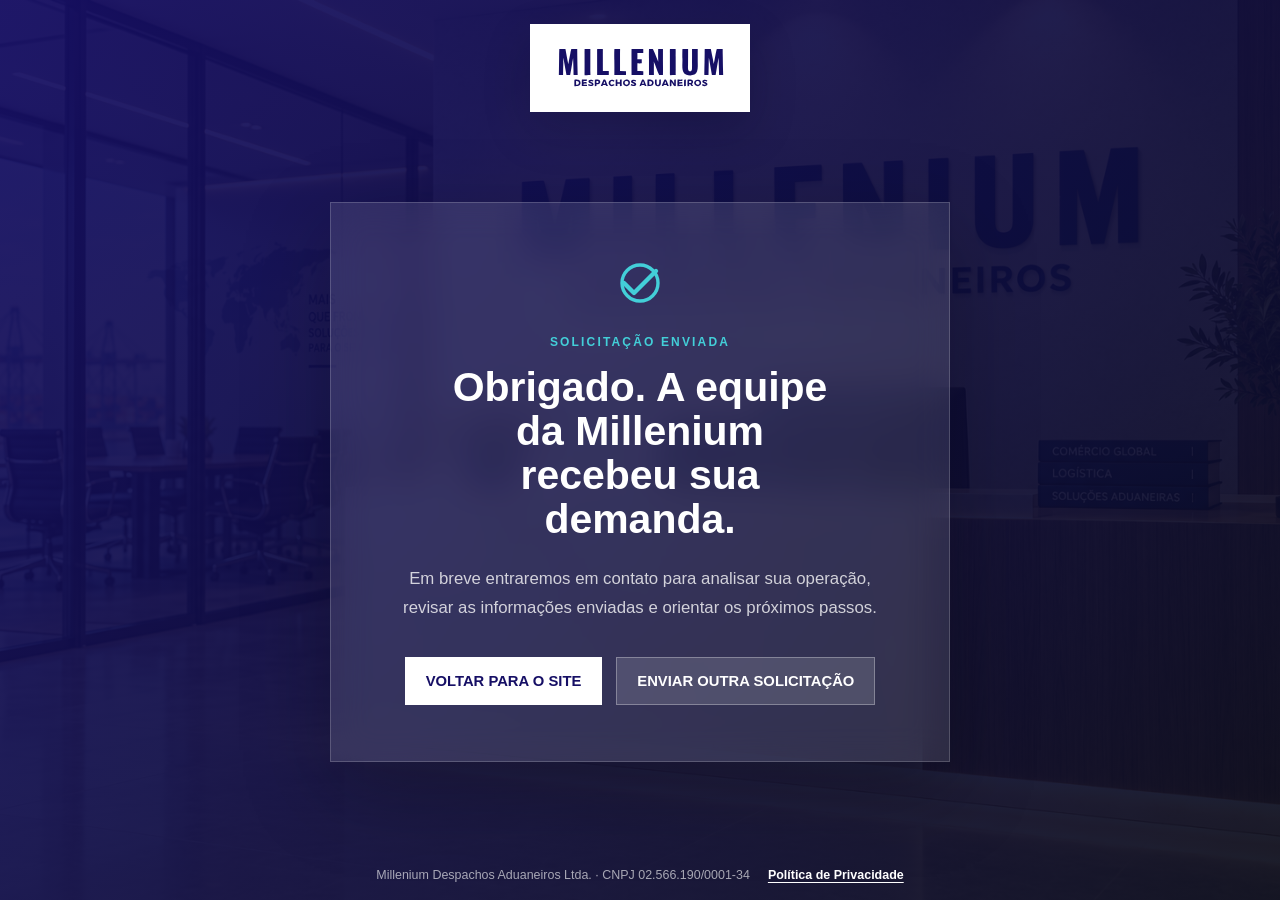
<file: obrigado.html>
<!doctype html>
<html lang="pt-BR">
  <head>
    <meta charset="UTF-8" />
    <meta name="viewport" content="width=device-width, initial-scale=1.0" />
    <title>Obrigado | Millenium Despachos Aduaneiros</title>
    <meta name="description" content="Solicitação enviada para a Millenium Despachos Aduaneiros." />
    <link rel="icon" href="public/favicon.svg" />
    <style>
      :root {
        --brand: #160f65;
        --cyan: #43cfd8;
      }

      * {
        box-sizing: border-box;
      }

      html,
      body {
        margin: 0;
        min-height: 100%;
        font-family: Arial, Helvetica, sans-serif;
        background: var(--brand);
      }

      body {
        min-height: 100vh;
        overflow-x: hidden;
        background:
          linear-gradient(135deg, rgba(22, 15, 101, 0.94), rgba(9, 12, 29, 0.92)),
          url("public/millenium-empresa.webp") center / cover;
        color: white;
        display: grid;
        place-items: center;
        padding: 7rem 1.25rem 3rem;
      }

      .logo {
        position: fixed;
        left: 50%;
        top: 24px;
        transform: translateX(-50%);
        display: inline-flex;
        width: min(220px, calc(100vw - 40px));
        background: white;
        padding: 18px 24px;
        box-shadow: 0 18px 48px rgba(3, 8, 23, 0.18);
      }

      .logo img {
        display: block;
        width: 100%;
        height: auto;
      }

      section {
        width: min(620px, 100%);
        border: 1px solid rgba(255, 255, 255, 0.18);
        background: rgba(255, 255, 255, 0.11);
        padding: clamp(2rem, 5vw, 3.5rem);
        backdrop-filter: blur(18px);
        box-shadow: 0 28px 80px rgba(0, 0, 0, 0.26);
        text-align: center;
      }

      .icon {
        width: 48px;
        height: 48px;
        margin: 0 auto 24px;
        color: var(--cyan);
      }

      .eyebrow {
        margin: 0 0 16px;
        color: var(--cyan);
        font-size: 0.75rem;
        font-weight: 900;
        letter-spacing: 0.18em;
        text-transform: uppercase;
      }

      h1 {
        max-width: 17ch;
        margin: 0 auto;
        color: white;
        font-size: clamp(2rem, 3.2vw, 3rem);
        line-height: 1.08;
      }

      p:not(.eyebrow) {
        max-width: 52ch;
        margin: 22px auto 0;
        color: rgba(255, 255, 255, 0.78);
        font-size: 1.05rem;
        line-height: 1.78;
      }

      .actions {
        display: flex;
        flex-wrap: wrap;
        justify-content: center;
        gap: 14px;
        margin-top: 34px;
      }

      .actions a {
        display: inline-flex;
        min-height: 48px;
        align-items: center;
        justify-content: center;
        border: 1px solid white;
        padding: 10px 20px;
        color: var(--brand);
        background: white;
        font-size: 0.925rem;
        font-weight: 900;
        letter-spacing: 0;
        line-height: 1.4;
        text-decoration: none;
        text-transform: uppercase;
      }

      a.secondary {
        border-color: rgba(255, 255, 255, 0.3);
        background: rgba(255, 255, 255, 0.14);
        color: white;
      }

      .legal {
        position: fixed;
        right: 20px;
        bottom: 18px;
        left: 20px;
        display: flex;
        justify-content: center;
        gap: 18px;
        color: rgba(255, 255, 255, 0.62);
        font-size: 0.78rem;
        text-align: center;
      }

      .legal a {
        color: white;
        font-weight: 700;
        text-underline-offset: 3px;
      }

      @media (max-width: 640px) {
        body {
          align-items: start;
          padding: 6.5rem 1rem 2.5rem;
        }

        .logo {
          top: 16px;
          width: min(200px, calc(100vw - 32px));
          padding: 16px 22px;
        }

        section {
          padding: 2rem 1.25rem;
        }

        h1 {
          max-width: 100%;
          font-size: clamp(1.55rem, 7vw, 2.1rem);
          line-height: 1.12;
        }

        p:not(.eyebrow) {
          font-size: 0.98rem;
          line-height: 1.65;
        }

        .actions,
        .actions a {
          width: 100%;
        }

        .legal {
          position: static;
          flex-direction: column;
          margin-top: 24px;
          gap: 7px;
        }
      }
    </style>
  </head>
  <body>
    <a class="logo" href="index.html" aria-label="Voltar para a página inicial">
      <img src="public/millenium-logo-header.svg" alt="Millenium Despachos Aduaneiros" width="838" height="251" />
    </a>
    <section>
      <svg class="icon" viewBox="0 0 24 24" fill="none" aria-hidden="true">
        <path d="M20 6 9 17l-5-5" stroke="currentColor" stroke-width="2.2" stroke-linecap="round" stroke-linejoin="round" />
        <circle cx="12" cy="12" r="9" stroke="currentColor" stroke-width="1.7" />
      </svg>
      <p class="eyebrow">Solicitação enviada</p>
      <h1>Obrigado. A equipe da Millenium recebeu sua demanda.</h1>
      <p>Em breve entraremos em contato para analisar sua operação, revisar as informações enviadas e orientar os próximos passos.</p>
      <div class="actions">
        <a href="index.html">Voltar para o site</a>
        <a class="secondary" href="index.html#contato">Enviar outra solicitação</a>
      </div>
    </section>
    <div class="legal">
      <span>Millenium Despachos Aduaneiros Ltda. · CNPJ 02.566.190/0001-34</span>
      <a href="politica-de-privacidade.html">Política de Privacidade</a>
    </div>
  </body>
</html>
</file>
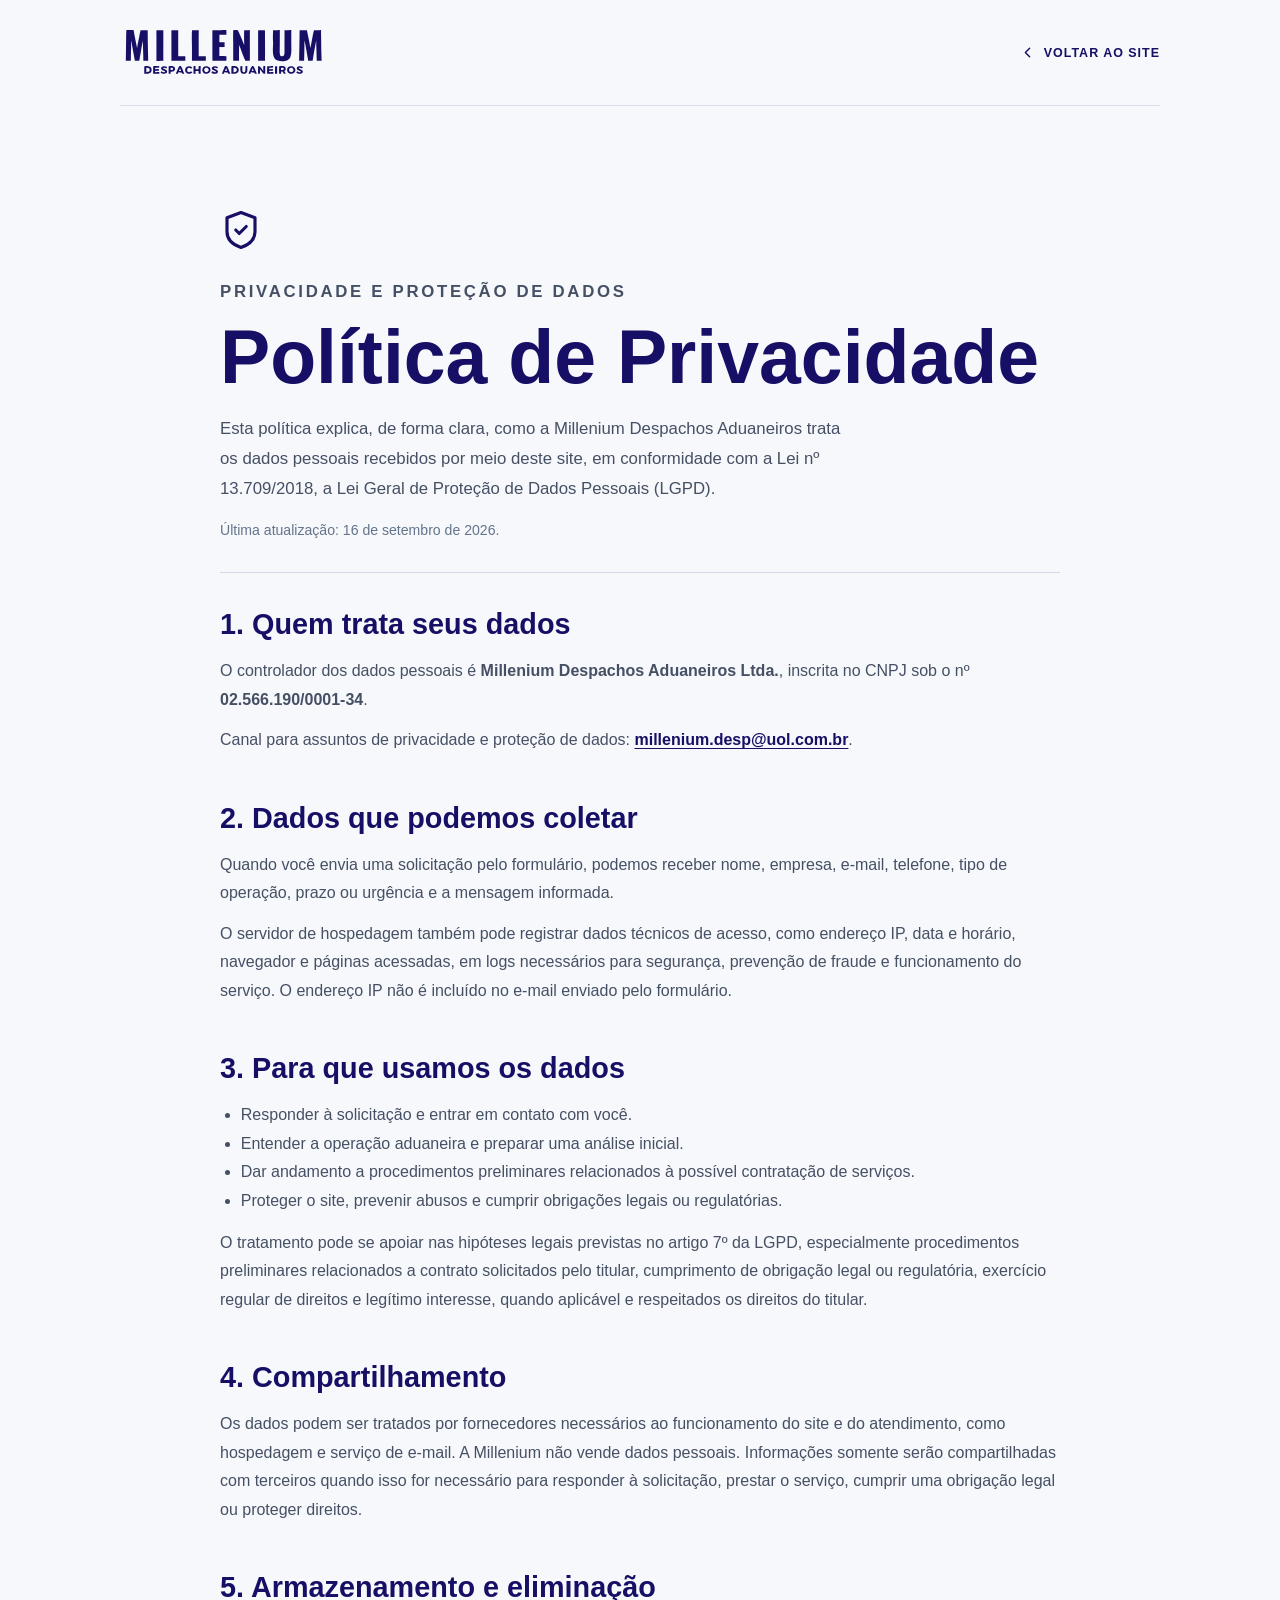
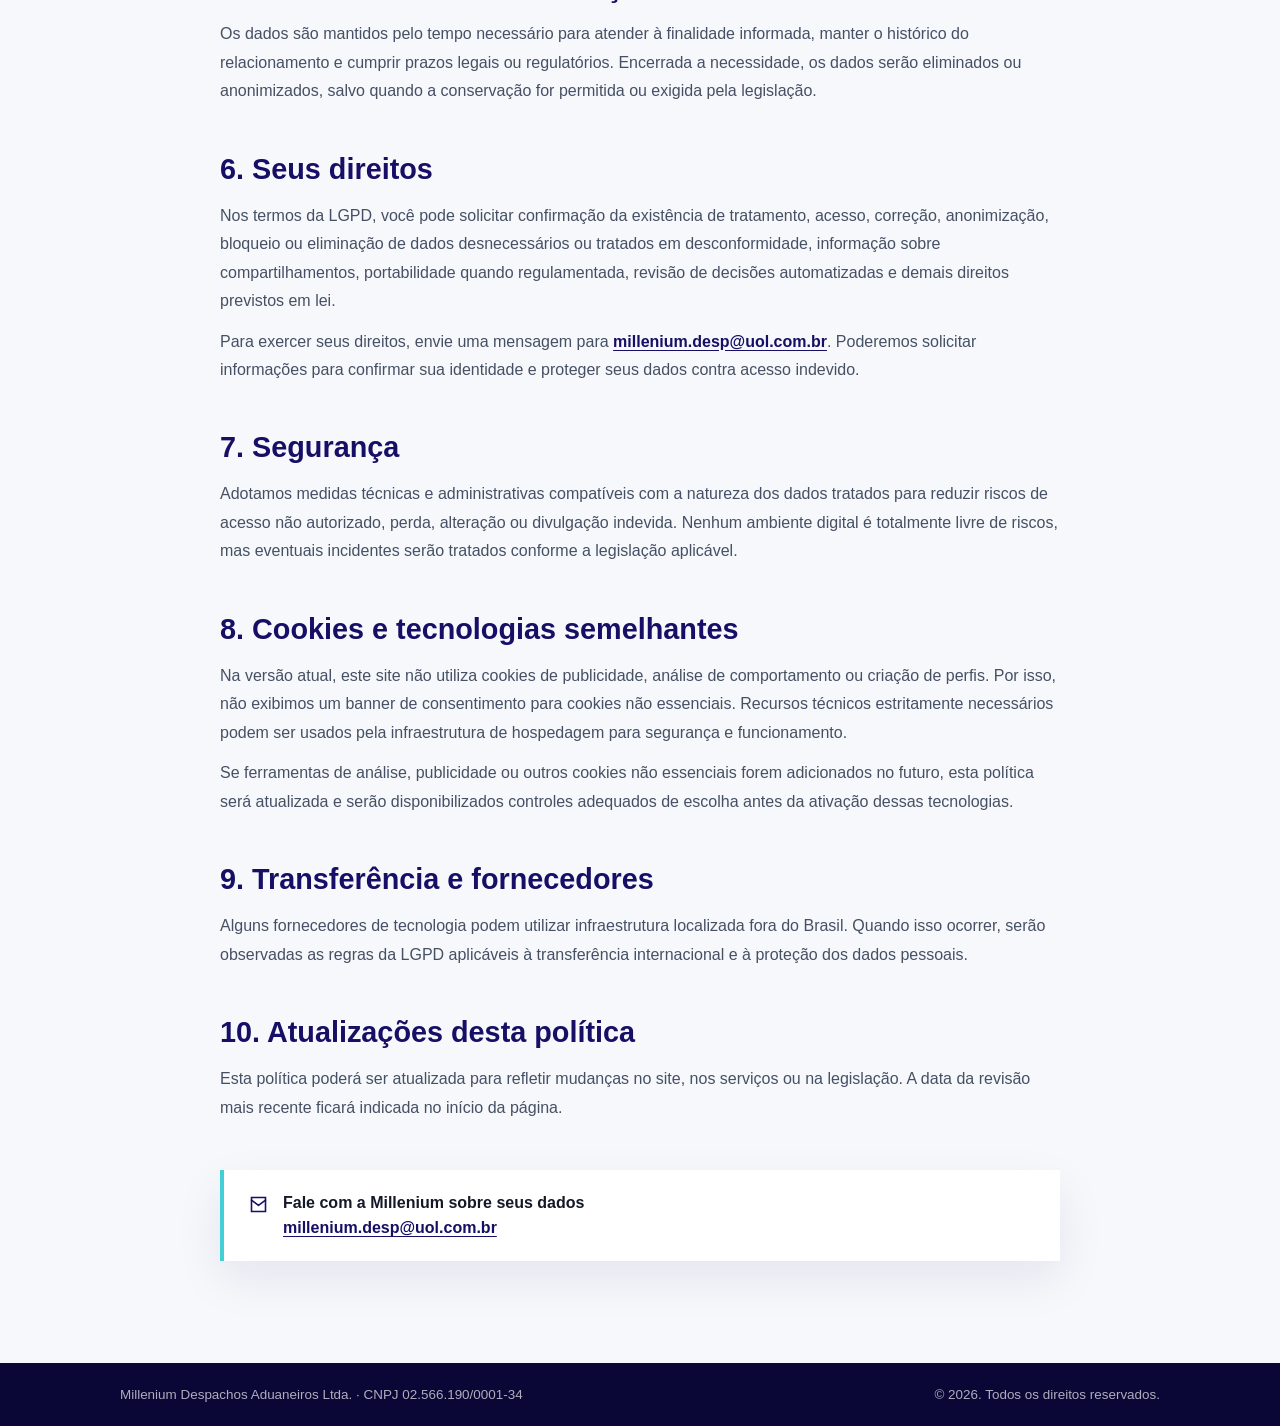
<file: politica-de-privacidade.html>
<!doctype html>
<html lang="pt-BR">
  <head>
    <meta charset="UTF-8" />
    <meta name="viewport" content="width=device-width, initial-scale=1.0" />
    <title>Política de Privacidade | Millenium Despachos Aduaneiros</title>
    <meta name="description" content="Saiba como a Millenium trata os dados pessoais enviados pelo formulário de contato." />
    <link rel="icon" href="public/favicon.svg" />
    <style>
      :root {
        --brand: #160f65;
        --ink: #141827;
        --muted: #465064;
        --cyan: #43cfd8;
        --page: #f6f8fb;
      }

      * {
        box-sizing: border-box;
      }

      html {
        scroll-behavior: smooth;
      }

      body {
        margin: 0;
        min-width: 320px;
        background: var(--page);
        color: var(--ink);
        font-family: Inter, Arial, Helvetica, sans-serif;
      }

      a {
        color: inherit;
      }

      .policy-header {
        display: flex;
        width: min(1040px, calc(100% - 40px));
        margin: 0 auto;
        align-items: center;
        justify-content: space-between;
        border-bottom: 1px solid rgba(22, 15, 101, 0.12);
        padding: 22px 0;
      }

      .policy-header img {
        display: block;
        width: min(205px, 52vw);
        height: auto;
      }

      .back-link {
        display: inline-flex;
        align-items: center;
        gap: 8px;
        color: var(--brand);
        font-size: 0.78rem;
        font-weight: 850;
        letter-spacing: 0.08em;
        text-decoration: none;
        text-transform: uppercase;
      }

      .back-link svg {
        width: 17px;
        height: 17px;
      }

      article {
        width: min(840px, calc(100% - 40px));
        margin: 0 auto;
        padding: clamp(3.5rem, 8vw, 6.5rem) 0;
      }

      .intro {
        border-bottom: 1px solid rgba(22, 15, 101, 0.13);
        padding-bottom: 34px;
      }

      .shield {
        width: 42px;
        height: 42px;
        margin-bottom: 22px;
        color: var(--brand);
      }

      .eyebrow {
        margin: 0;
        color: var(--brand);
        font-size: 0.76rem;
        font-weight: 900;
        letter-spacing: 0.16em;
        text-transform: uppercase;
      }

      h1 {
        margin: 12px 0 18px;
        color: var(--brand);
        font-size: clamp(2.35rem, 6vw, 4.7rem);
        line-height: 1.02;
      }

      .intro p {
        max-width: 68ch;
        margin: 0;
        color: var(--muted);
        font-size: 1.05rem;
        line-height: 1.8;
      }

      .updated {
        display: block;
        margin-top: 18px;
        color: #64748b;
        font-size: 0.88rem;
      }

      section {
        padding-top: 34px;
      }

      h2 {
        margin: 0 0 14px;
        color: var(--brand);
        font-size: clamp(1.35rem, 3vw, 1.8rem);
        line-height: 1.25;
      }

      section p,
      li {
        color: var(--muted);
        font-size: 1rem;
        line-height: 1.78;
      }

      section p {
        margin: 0 0 12px;
      }

      ul {
        margin: 0 0 14px;
        padding-left: 1.3rem;
      }

      section a,
      .contact-box a {
        color: var(--brand);
        font-weight: 700;
        text-underline-offset: 3px;
      }

      .contact-box {
        display: flex;
        align-items: flex-start;
        gap: 14px;
        margin-top: 48px;
        border-left: 4px solid var(--cyan);
        background: white;
        padding: 24px;
        box-shadow: 0 18px 48px rgba(22, 15, 101, 0.08);
      }

      .contact-box svg {
        flex: 0 0 auto;
        width: 21px;
        height: 21px;
        color: var(--brand);
      }

      .contact-box div {
        display: grid;
        gap: 7px;
      }

      footer {
        display: flex;
        justify-content: space-between;
        gap: 24px;
        background: #0a0736;
        color: rgba(255, 255, 255, 0.67);
        padding: 24px max(20px, calc((100% - 1040px) / 2));
        font-size: 0.84rem;
      }

      @media (max-width: 640px) {
        .policy-header {
          width: calc(100% - 32px);
          padding: 17px 0;
        }

        .back-link span {
          display: none;
        }

        .back-link svg {
          width: 22px;
          height: 22px;
        }

        article {
          width: calc(100% - 40px);
          padding-top: 3rem;
          padding-bottom: 4rem;
        }

        .contact-box {
          padding: 20px;
        }

        footer {
          flex-direction: column;
          gap: 8px;
        }
      }
    </style>
  </head>
  <body>
    <header class="policy-header">
      <a href="index.html" aria-label="Voltar para a página inicial">
        <img src="public/millenium-logo-header.svg" alt="Millenium Despachos Aduaneiros" width="838" height="251" />
      </a>
      <a class="back-link" href="index.html">
        <svg viewBox="0 0 24 24" fill="none" aria-hidden="true"><path d="m15 18-6-6 6-6" stroke="currentColor" stroke-width="2" stroke-linecap="round" stroke-linejoin="round" /></svg>
        <span>Voltar ao site</span>
      </a>
    </header>

    <article>
      <div class="intro">
        <svg class="shield" viewBox="0 0 24 24" fill="none" aria-hidden="true"><path d="M20 13c0 5-3.5 7.5-8 9-4.5-1.5-8-4-8-9V5l8-3 8 3v8Z" stroke="currentColor" stroke-width="1.8" stroke-linecap="round" stroke-linejoin="round" /><path d="m9 12 2 2 4-4" stroke="currentColor" stroke-width="1.8" stroke-linecap="round" stroke-linejoin="round" /></svg>
        <p class="eyebrow">Privacidade e proteção de dados</p>
        <h1>Política de Privacidade</h1>
        <p>Esta política explica, de forma clara, como a Millenium Despachos Aduaneiros trata os dados pessoais recebidos por meio deste site, em conformidade com a Lei nº 13.709/2018, a Lei Geral de Proteção de Dados Pessoais (LGPD).</p>
        <span class="updated">Última atualização: 16 de setembro de 2026.</span>
      </div>

      <section>
        <h2>1. Quem trata seus dados</h2>
        <p>O controlador dos dados pessoais é <strong>Millenium Despachos Aduaneiros Ltda.</strong>, inscrita no CNPJ sob o nº <strong>02.566.190/0001-34</strong>.</p>
        <p>Canal para assuntos de privacidade e proteção de dados: <a href="mailto:millenium.desp@uol.com.br">millenium.desp@uol.com.br</a>.</p>
      </section>

      <section>
        <h2>2. Dados que podemos coletar</h2>
        <p>Quando você envia uma solicitação pelo formulário, podemos receber nome, empresa, e-mail, telefone, tipo de operação, prazo ou urgência e a mensagem informada.</p>
        <p>O servidor de hospedagem também pode registrar dados técnicos de acesso, como endereço IP, data e horário, navegador e páginas acessadas, em logs necessários para segurança, prevenção de fraude e funcionamento do serviço. O endereço IP não é incluído no e-mail enviado pelo formulário.</p>
      </section>

      <section>
        <h2>3. Para que usamos os dados</h2>
        <ul>
          <li>Responder à solicitação e entrar em contato com você.</li>
          <li>Entender a operação aduaneira e preparar uma análise inicial.</li>
          <li>Dar andamento a procedimentos preliminares relacionados à possível contratação de serviços.</li>
          <li>Proteger o site, prevenir abusos e cumprir obrigações legais ou regulatórias.</li>
        </ul>
        <p>O tratamento pode se apoiar nas hipóteses legais previstas no artigo 7º da LGPD, especialmente procedimentos preliminares relacionados a contrato solicitados pelo titular, cumprimento de obrigação legal ou regulatória, exercício regular de direitos e legítimo interesse, quando aplicável e respeitados os direitos do titular.</p>
      </section>

      <section>
        <h2>4. Compartilhamento</h2>
        <p>Os dados podem ser tratados por fornecedores necessários ao funcionamento do site e do atendimento, como hospedagem e serviço de e-mail. A Millenium não vende dados pessoais. Informações somente serão compartilhadas com terceiros quando isso for necessário para responder à solicitação, prestar o serviço, cumprir uma obrigação legal ou proteger direitos.</p>
      </section>

      <section>
        <h2>5. Armazenamento e eliminação</h2>
        <p>Os dados são mantidos pelo tempo necessário para atender à finalidade informada, manter o histórico do relacionamento e cumprir prazos legais ou regulatórios. Encerrada a necessidade, os dados serão eliminados ou anonimizados, salvo quando a conservação for permitida ou exigida pela legislação.</p>
      </section>

      <section>
        <h2>6. Seus direitos</h2>
        <p>Nos termos da LGPD, você pode solicitar confirmação da existência de tratamento, acesso, correção, anonimização, bloqueio ou eliminação de dados desnecessários ou tratados em desconformidade, informação sobre compartilhamentos, portabilidade quando regulamentada, revisão de decisões automatizadas e demais direitos previstos em lei.</p>
        <p>Para exercer seus direitos, envie uma mensagem para <a href="mailto:millenium.desp@uol.com.br">millenium.desp@uol.com.br</a>. Poderemos solicitar informações para confirmar sua identidade e proteger seus dados contra acesso indevido.</p>
      </section>

      <section>
        <h2>7. Segurança</h2>
        <p>Adotamos medidas técnicas e administrativas compatíveis com a natureza dos dados tratados para reduzir riscos de acesso não autorizado, perda, alteração ou divulgação indevida. Nenhum ambiente digital é totalmente livre de riscos, mas eventuais incidentes serão tratados conforme a legislação aplicável.</p>
      </section>

      <section>
        <h2>8. Cookies e tecnologias semelhantes</h2>
        <p>Na versão atual, este site não utiliza cookies de publicidade, análise de comportamento ou criação de perfis. Por isso, não exibimos um banner de consentimento para cookies não essenciais. Recursos técnicos estritamente necessários podem ser usados pela infraestrutura de hospedagem para segurança e funcionamento.</p>
        <p>Se ferramentas de análise, publicidade ou outros cookies não essenciais forem adicionados no futuro, esta política será atualizada e serão disponibilizados controles adequados de escolha antes da ativação dessas tecnologias.</p>
      </section>

      <section>
        <h2>9. Transferência e fornecedores</h2>
        <p>Alguns fornecedores de tecnologia podem utilizar infraestrutura localizada fora do Brasil. Quando isso ocorrer, serão observadas as regras da LGPD aplicáveis à transferência internacional e à proteção dos dados pessoais.</p>
      </section>

      <section>
        <h2>10. Atualizações desta política</h2>
        <p>Esta política poderá ser atualizada para refletir mudanças no site, nos serviços ou na legislação. A data da revisão mais recente ficará indicada no início da página.</p>
      </section>

      <div class="contact-box">
        <svg viewBox="0 0 24 24" fill="none" aria-hidden="true"><path d="M4 4h16v16H4z" stroke="currentColor" stroke-width="1.8" /><path d="m4 7 8 6 8-6" stroke="currentColor" stroke-width="1.8" stroke-linecap="round" stroke-linejoin="round" /></svg>
        <div>
          <strong>Fale com a Millenium sobre seus dados</strong>
          <a href="mailto:millenium.desp@uol.com.br">millenium.desp@uol.com.br</a>
        </div>
      </div>
    </article>

    <footer>
      <span>Millenium Despachos Aduaneiros Ltda. · CNPJ 02.566.190/0001-34</span>
      <span>© 2026. Todos os direitos reservados.</span>
    </footer>
  </body>
</html>
</file>
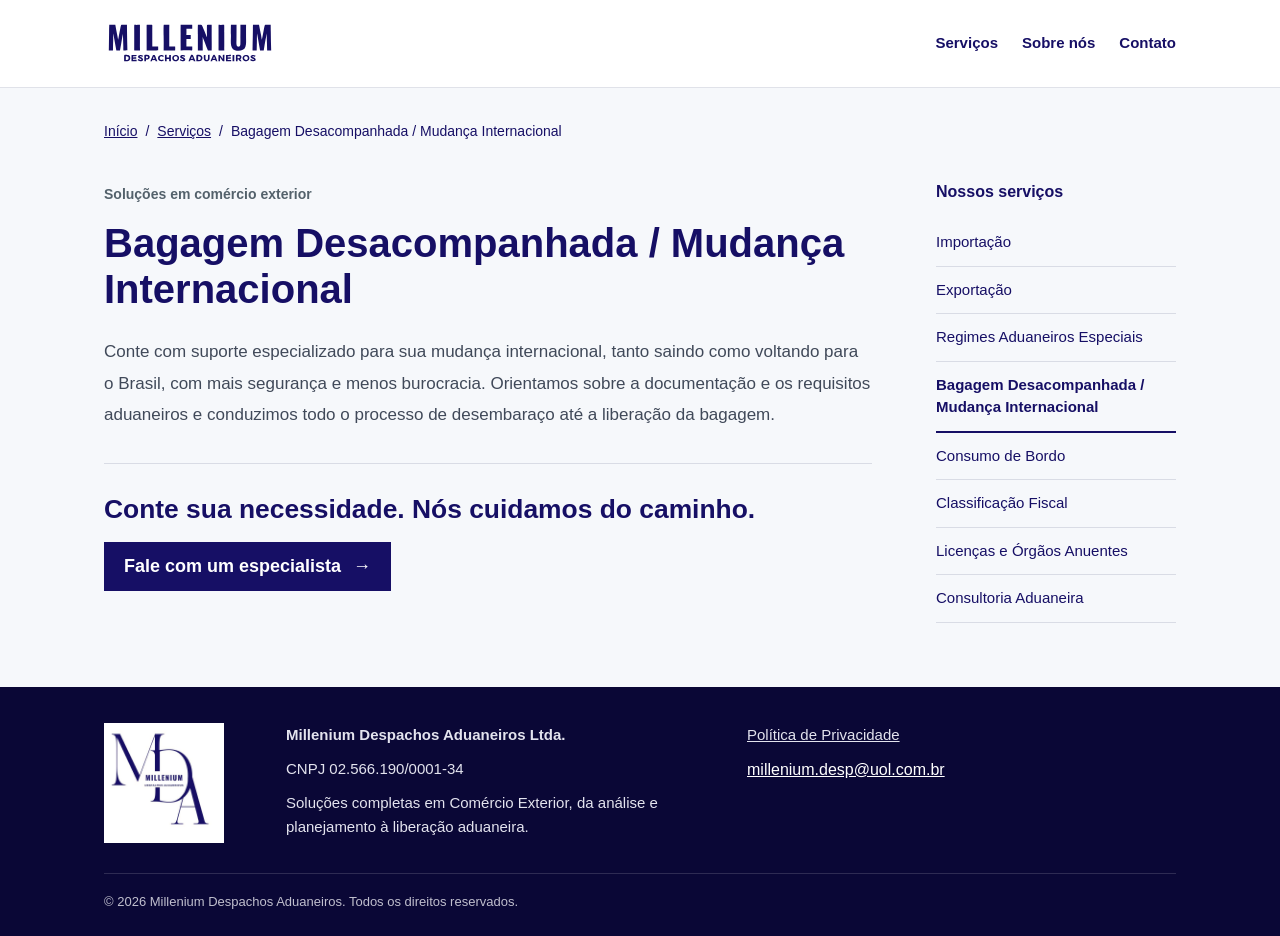
<file: servicos-bagagem-desacompanhada.html>
<!doctype html>
<html lang="pt-BR">
<head>
  <meta charset="UTF-8" />
  <meta name="viewport" content="width=device-width, initial-scale=1.0" />
  <title>Bagagem Desacompanhada / Mudança Internacional | Millenium Despachos Aduaneiros</title>
  <meta name="description" content="Suporte aduaneiro para sua mudança, saindo ou voltando para o Brasil." />
  <link rel="stylesheet" href="public/revision.css" />
</head>
<body class="detail-site">
  <header class="detail-header"><div class="detail-header-inner">
    <a href="index.html" aria-label="Millenium - início"><img src="public/millenium-logo-header.svg" alt="Millenium Despachos Aduaneiros" width="838" height="251" /></a>
    <nav class="detail-nav" aria-label="Navegação principal"><a href="index.html#servicos">Serviços</a><a href="sobre-nos.html">Sobre nós</a><a href="index.html#contato">Contato</a></nav>
  </div></header>
  <main class="detail-main">
    <nav class="detail-breadcrumb" aria-label="Você está aqui"><a href="index.html">Início</a><span aria-hidden="true">/</span><a href="index.html#servicos">Serviços</a><span aria-hidden="true">/</span><span>Bagagem Desacompanhada / Mudança Internacional</span></nav>
    <div class="detail-layout">
      <article class="detail-article">
        <p class="detail-eyebrow">Soluções em comércio exterior</p>
        <h1>Bagagem Desacompanhada / Mudança Internacional</h1>
        <p>Conte com suporte especializado para sua mudança internacional, tanto saindo como voltando para o Brasil, com mais segurança e menos burocracia. Orientamos sobre a documentação e os requisitos aduaneiros e conduzimos todo o processo de desembaraço até a liberação da bagagem.</p>
        <div class="detail-contact"><h2>Conte sua necessidade. Nós cuidamos do caminho.</h2><a class="detail-action" href="index.html?servico=bagagem-desacompanhada#contato">Fale com um especialista <span aria-hidden="true">&#8594;</span></a></div>
      </article>
      <nav class="detail-service-nav" aria-label="Serviços"><h2>Nossos serviços</h2>
        <a href="servicos-importacao.html">Importação</a>
        <a href="servicos-exportacao.html">Exportação</a>
        <a href="servicos-regimes-aduaneiros-especiais.html">Regimes Aduaneiros Especiais</a>
        <a href="servicos-bagagem-desacompanhada.html" aria-current="page">Bagagem Desacompanhada / Mudança Internacional</a>
        <a href="servicos-consumo-de-bordo.html">Consumo de Bordo</a>
        <a href="servicos-classificacao-fiscal.html">Classificação Fiscal</a>
        <a href="servicos-licencas-e-orgaos-anuentes.html">Licenças e Órgãos Anuentes</a>
        <a href="servicos-consultoria-aduaneira.html">Consultoria Aduaneira</a>
      </nav>
    </div>
  </main>
  <footer class="detail-footer">
    <div class="detail-footer-inner">
      <img src="public/millenium-logo-mda.jpeg" alt="Millenium Despachos Aduaneiros" width="500" height="500" />
      <div><p><strong>Millenium Despachos Aduaneiros Ltda.</strong></p><p>CNPJ 02.566.190/0001-34</p><p>Soluções completas em Comércio Exterior, da análise e planejamento à liberação aduaneira.</p></div>
      <div><p><a href="politica-de-privacidade.html">Política de Privacidade</a></p><a href="mailto:millenium.desp@uol.com.br">millenium.desp@uol.com.br</a></div>
    </div>
    <div class="detail-copyright">© 2026 Millenium Despachos Aduaneiros. Todos os direitos reservados.</div>
  </footer>
</body>
</html>
</file>
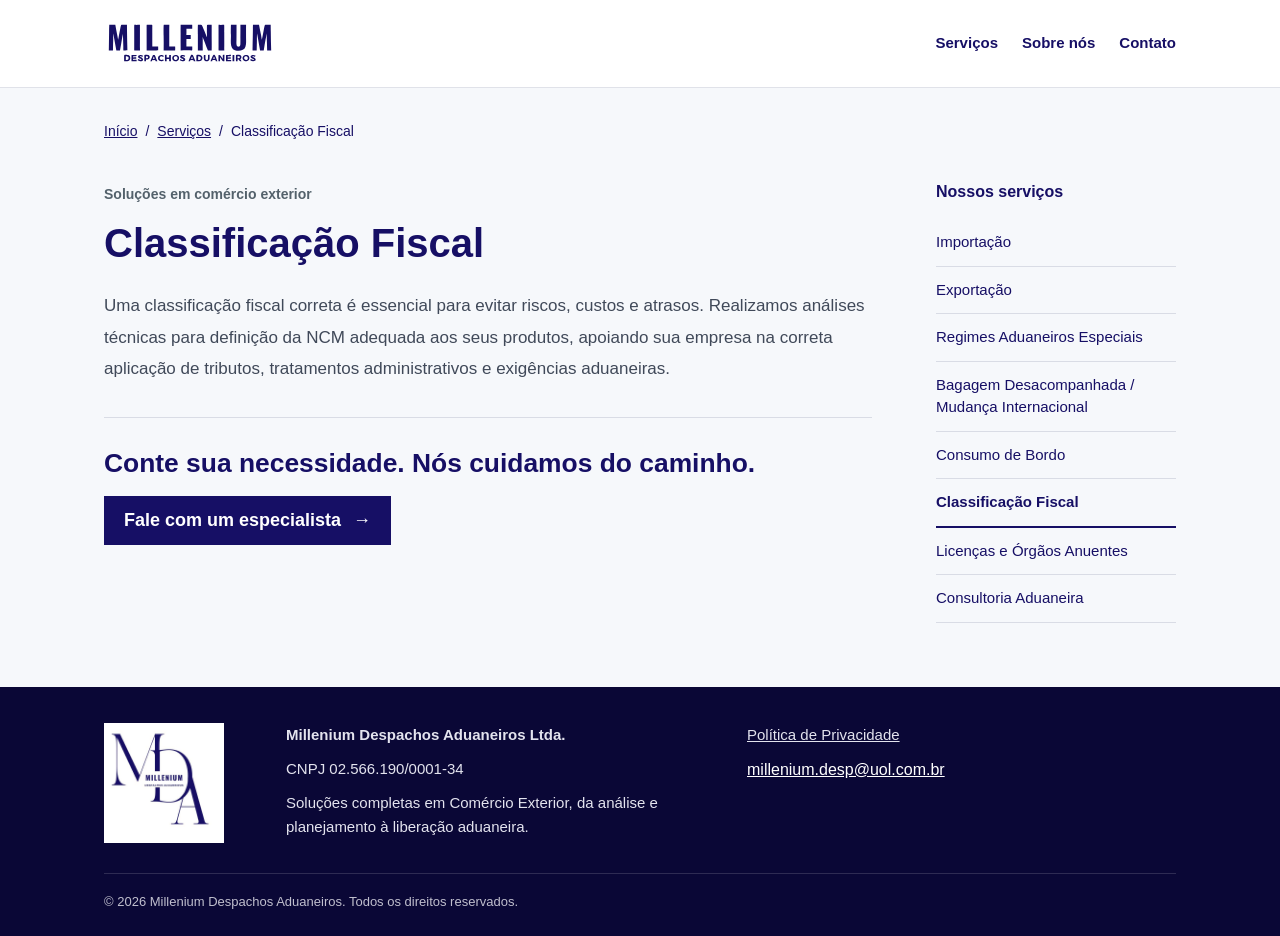
<file: servicos-classificacao-fiscal.html>
<!doctype html>
<html lang="pt-BR">
<head>
  <meta charset="UTF-8" />
  <meta name="viewport" content="width=device-width, initial-scale=1.0" />
  <title>Classificação Fiscal | Millenium Despachos Aduaneiros</title>
  <meta name="description" content="Análise técnica da NCM, dos tributos e das exigências para seus produtos." />
  <link rel="stylesheet" href="public/revision.css" />
</head>
<body class="detail-site">
  <header class="detail-header"><div class="detail-header-inner">
    <a href="index.html" aria-label="Millenium - início"><img src="public/millenium-logo-header.svg" alt="Millenium Despachos Aduaneiros" width="838" height="251" /></a>
    <nav class="detail-nav" aria-label="Navegação principal"><a href="index.html#servicos">Serviços</a><a href="sobre-nos.html">Sobre nós</a><a href="index.html#contato">Contato</a></nav>
  </div></header>
  <main class="detail-main">
    <nav class="detail-breadcrumb" aria-label="Você está aqui"><a href="index.html">Início</a><span aria-hidden="true">/</span><a href="index.html#servicos">Serviços</a><span aria-hidden="true">/</span><span>Classificação Fiscal</span></nav>
    <div class="detail-layout">
      <article class="detail-article">
        <p class="detail-eyebrow">Soluções em comércio exterior</p>
        <h1>Classificação Fiscal</h1>
        <p>Uma classificação fiscal correta é essencial para evitar riscos, custos e atrasos. Realizamos análises técnicas para definição da NCM adequada aos seus produtos, apoiando sua empresa na correta aplicação de tributos, tratamentos administrativos e exigências aduaneiras.</p>
        <div class="detail-contact"><h2>Conte sua necessidade. Nós cuidamos do caminho.</h2><a class="detail-action" href="index.html?servico=classificacao-fiscal#contato">Fale com um especialista <span aria-hidden="true">&#8594;</span></a></div>
      </article>
      <nav class="detail-service-nav" aria-label="Serviços"><h2>Nossos serviços</h2>
        <a href="servicos-importacao.html">Importação</a>
        <a href="servicos-exportacao.html">Exportação</a>
        <a href="servicos-regimes-aduaneiros-especiais.html">Regimes Aduaneiros Especiais</a>
        <a href="servicos-bagagem-desacompanhada.html">Bagagem Desacompanhada / Mudança Internacional</a>
        <a href="servicos-consumo-de-bordo.html">Consumo de Bordo</a>
        <a href="servicos-classificacao-fiscal.html" aria-current="page">Classificação Fiscal</a>
        <a href="servicos-licencas-e-orgaos-anuentes.html">Licenças e Órgãos Anuentes</a>
        <a href="servicos-consultoria-aduaneira.html">Consultoria Aduaneira</a>
      </nav>
    </div>
  </main>
  <footer class="detail-footer">
    <div class="detail-footer-inner">
      <img src="public/millenium-logo-mda.jpeg" alt="Millenium Despachos Aduaneiros" width="500" height="500" />
      <div><p><strong>Millenium Despachos Aduaneiros Ltda.</strong></p><p>CNPJ 02.566.190/0001-34</p><p>Soluções completas em Comércio Exterior, da análise e planejamento à liberação aduaneira.</p></div>
      <div><p><a href="politica-de-privacidade.html">Política de Privacidade</a></p><a href="mailto:millenium.desp@uol.com.br">millenium.desp@uol.com.br</a></div>
    </div>
    <div class="detail-copyright">© 2026 Millenium Despachos Aduaneiros. Todos os direitos reservados.</div>
  </footer>
</body>
</html>
</file>
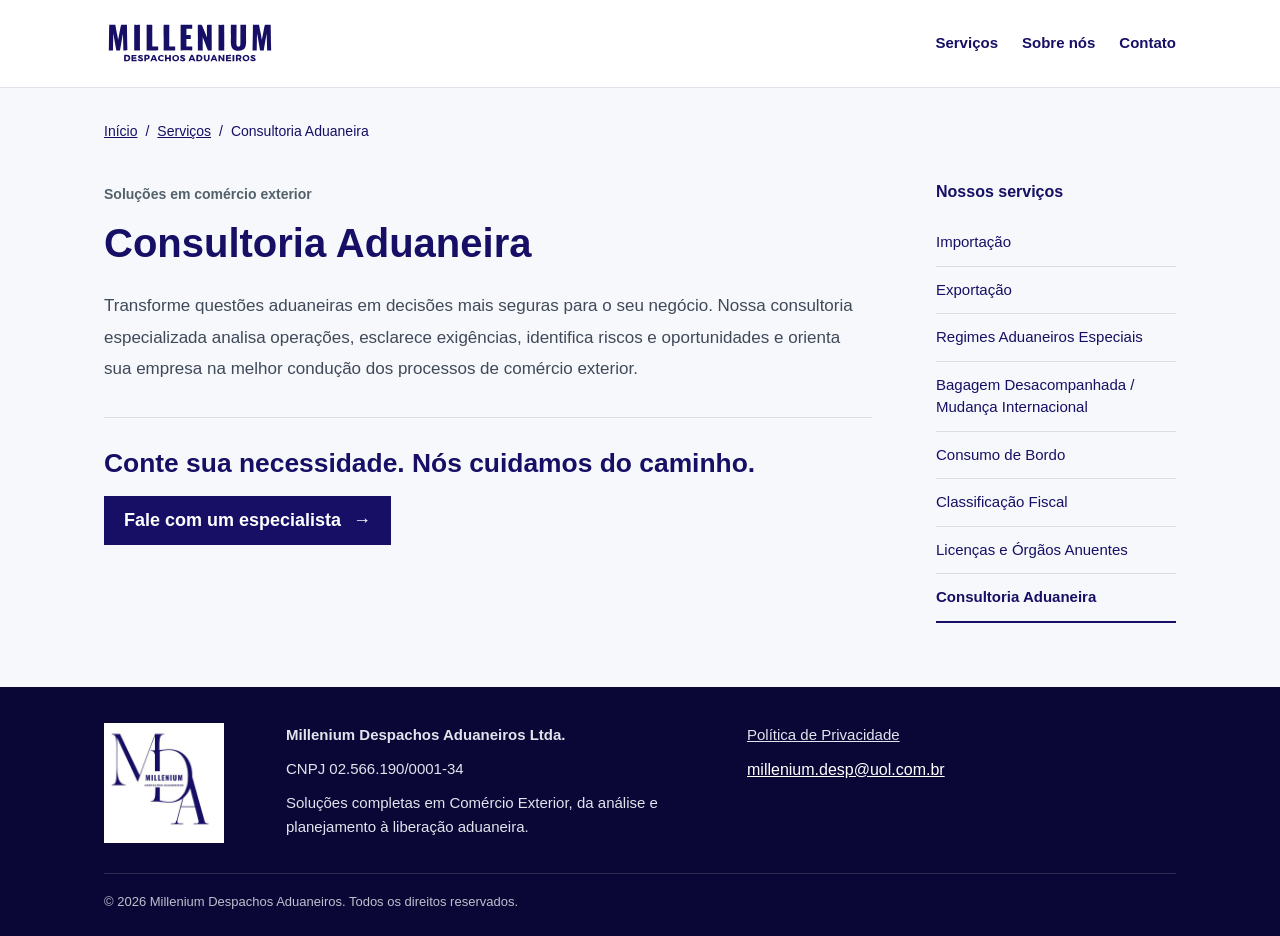
<file: servicos-consultoria-aduaneira.html>
<!doctype html>
<html lang="pt-BR">
<head>
  <meta charset="UTF-8" />
  <meta name="viewport" content="width=device-width, initial-scale=1.0" />
  <title>Consultoria Aduaneira | Millenium Despachos Aduaneiros</title>
  <meta name="description" content="Orientação especializada sobre exigências, riscos e oportunidades." />
  <link rel="stylesheet" href="public/revision.css" />
</head>
<body class="detail-site">
  <header class="detail-header"><div class="detail-header-inner">
    <a href="index.html" aria-label="Millenium - início"><img src="public/millenium-logo-header.svg" alt="Millenium Despachos Aduaneiros" width="838" height="251" /></a>
    <nav class="detail-nav" aria-label="Navegação principal"><a href="index.html#servicos">Serviços</a><a href="sobre-nos.html">Sobre nós</a><a href="index.html#contato">Contato</a></nav>
  </div></header>
  <main class="detail-main">
    <nav class="detail-breadcrumb" aria-label="Você está aqui"><a href="index.html">Início</a><span aria-hidden="true">/</span><a href="index.html#servicos">Serviços</a><span aria-hidden="true">/</span><span>Consultoria Aduaneira</span></nav>
    <div class="detail-layout">
      <article class="detail-article">
        <p class="detail-eyebrow">Soluções em comércio exterior</p>
        <h1>Consultoria Aduaneira</h1>
        <p>Transforme questões aduaneiras em decisões mais seguras para o seu negócio. Nossa consultoria especializada analisa operações, esclarece exigências, identifica riscos e oportunidades e orienta sua empresa na melhor condução dos processos de comércio exterior.</p>
        <div class="detail-contact"><h2>Conte sua necessidade. Nós cuidamos do caminho.</h2><a class="detail-action" href="index.html?servico=consultoria-aduaneira#contato">Fale com um especialista <span aria-hidden="true">&#8594;</span></a></div>
      </article>
      <nav class="detail-service-nav" aria-label="Serviços"><h2>Nossos serviços</h2>
        <a href="servicos-importacao.html">Importação</a>
        <a href="servicos-exportacao.html">Exportação</a>
        <a href="servicos-regimes-aduaneiros-especiais.html">Regimes Aduaneiros Especiais</a>
        <a href="servicos-bagagem-desacompanhada.html">Bagagem Desacompanhada / Mudança Internacional</a>
        <a href="servicos-consumo-de-bordo.html">Consumo de Bordo</a>
        <a href="servicos-classificacao-fiscal.html">Classificação Fiscal</a>
        <a href="servicos-licencas-e-orgaos-anuentes.html">Licenças e Órgãos Anuentes</a>
        <a href="servicos-consultoria-aduaneira.html" aria-current="page">Consultoria Aduaneira</a>
      </nav>
    </div>
  </main>
  <footer class="detail-footer">
    <div class="detail-footer-inner">
      <img src="public/millenium-logo-mda.jpeg" alt="Millenium Despachos Aduaneiros" width="500" height="500" />
      <div><p><strong>Millenium Despachos Aduaneiros Ltda.</strong></p><p>CNPJ 02.566.190/0001-34</p><p>Soluções completas em Comércio Exterior, da análise e planejamento à liberação aduaneira.</p></div>
      <div><p><a href="politica-de-privacidade.html">Política de Privacidade</a></p><a href="mailto:millenium.desp@uol.com.br">millenium.desp@uol.com.br</a></div>
    </div>
    <div class="detail-copyright">© 2026 Millenium Despachos Aduaneiros. Todos os direitos reservados.</div>
  </footer>
</body>
</html>
</file>
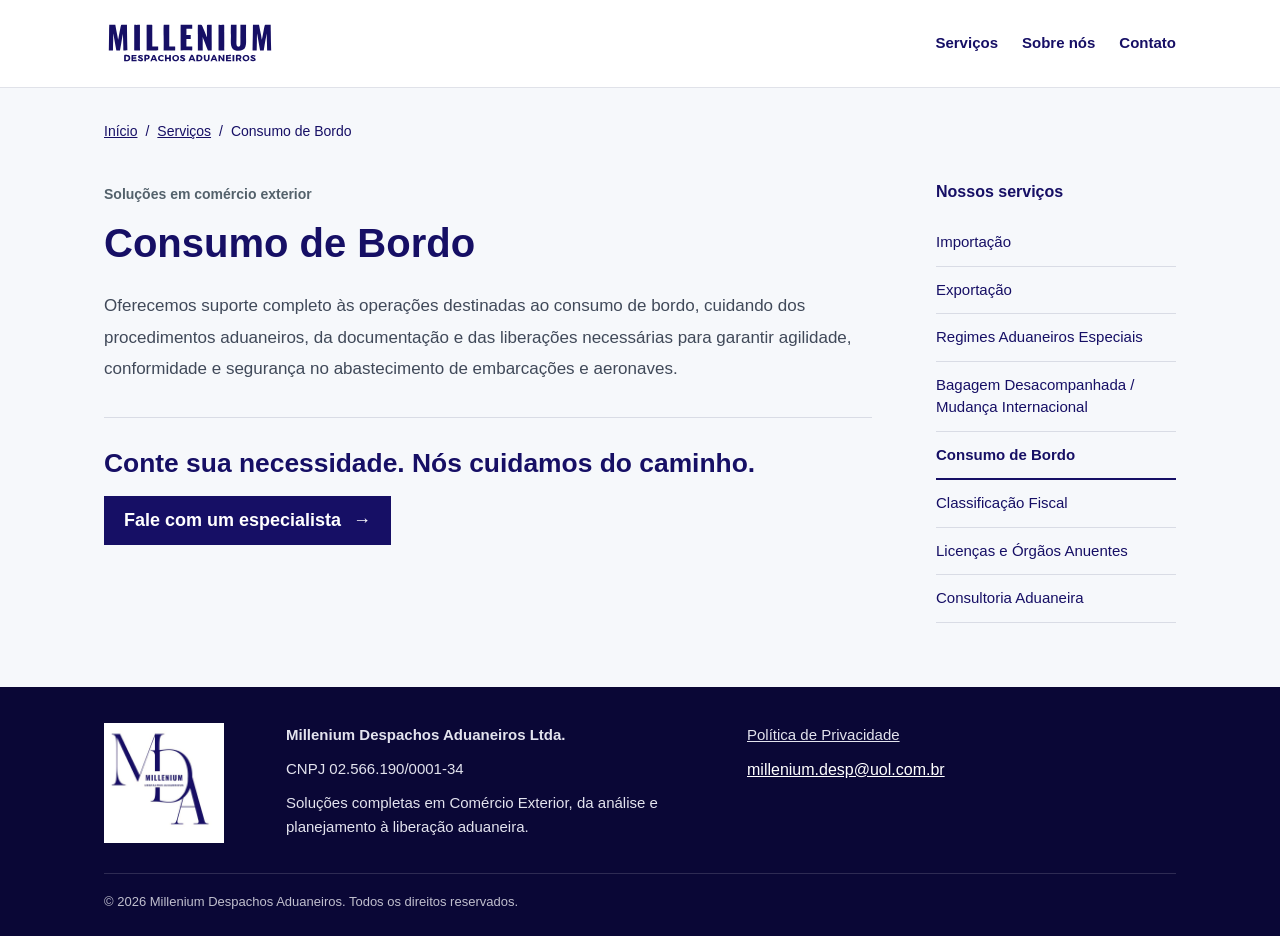
<file: servicos-consumo-de-bordo.html>
<!doctype html>
<html lang="pt-BR">
<head>
  <meta charset="UTF-8" />
  <meta name="viewport" content="width=device-width, initial-scale=1.0" />
  <title>Consumo de Bordo | Millenium Despachos Aduaneiros</title>
  <meta name="description" content="Procedimentos e liberações para abastecer embarcações e aeronaves." />
  <link rel="stylesheet" href="public/revision.css" />
</head>
<body class="detail-site">
  <header class="detail-header"><div class="detail-header-inner">
    <a href="index.html" aria-label="Millenium - início"><img src="public/millenium-logo-header.svg" alt="Millenium Despachos Aduaneiros" width="838" height="251" /></a>
    <nav class="detail-nav" aria-label="Navegação principal"><a href="index.html#servicos">Serviços</a><a href="sobre-nos.html">Sobre nós</a><a href="index.html#contato">Contato</a></nav>
  </div></header>
  <main class="detail-main">
    <nav class="detail-breadcrumb" aria-label="Você está aqui"><a href="index.html">Início</a><span aria-hidden="true">/</span><a href="index.html#servicos">Serviços</a><span aria-hidden="true">/</span><span>Consumo de Bordo</span></nav>
    <div class="detail-layout">
      <article class="detail-article">
        <p class="detail-eyebrow">Soluções em comércio exterior</p>
        <h1>Consumo de Bordo</h1>
        <p>Oferecemos suporte completo às operações destinadas ao consumo de bordo, cuidando dos procedimentos aduaneiros, da documentação e das liberações necessárias para garantir agilidade, conformidade e segurança no abastecimento de embarcações e aeronaves.</p>
        <div class="detail-contact"><h2>Conte sua necessidade. Nós cuidamos do caminho.</h2><a class="detail-action" href="index.html?servico=consumo-de-bordo#contato">Fale com um especialista <span aria-hidden="true">&#8594;</span></a></div>
      </article>
      <nav class="detail-service-nav" aria-label="Serviços"><h2>Nossos serviços</h2>
        <a href="servicos-importacao.html">Importação</a>
        <a href="servicos-exportacao.html">Exportação</a>
        <a href="servicos-regimes-aduaneiros-especiais.html">Regimes Aduaneiros Especiais</a>
        <a href="servicos-bagagem-desacompanhada.html">Bagagem Desacompanhada / Mudança Internacional</a>
        <a href="servicos-consumo-de-bordo.html" aria-current="page">Consumo de Bordo</a>
        <a href="servicos-classificacao-fiscal.html">Classificação Fiscal</a>
        <a href="servicos-licencas-e-orgaos-anuentes.html">Licenças e Órgãos Anuentes</a>
        <a href="servicos-consultoria-aduaneira.html">Consultoria Aduaneira</a>
      </nav>
    </div>
  </main>
  <footer class="detail-footer">
    <div class="detail-footer-inner">
      <img src="public/millenium-logo-mda.jpeg" alt="Millenium Despachos Aduaneiros" width="500" height="500" />
      <div><p><strong>Millenium Despachos Aduaneiros Ltda.</strong></p><p>CNPJ 02.566.190/0001-34</p><p>Soluções completas em Comércio Exterior, da análise e planejamento à liberação aduaneira.</p></div>
      <div><p><a href="politica-de-privacidade.html">Política de Privacidade</a></p><a href="mailto:millenium.desp@uol.com.br">millenium.desp@uol.com.br</a></div>
    </div>
    <div class="detail-copyright">© 2026 Millenium Despachos Aduaneiros. Todos os direitos reservados.</div>
  </footer>
</body>
</html>
</file>
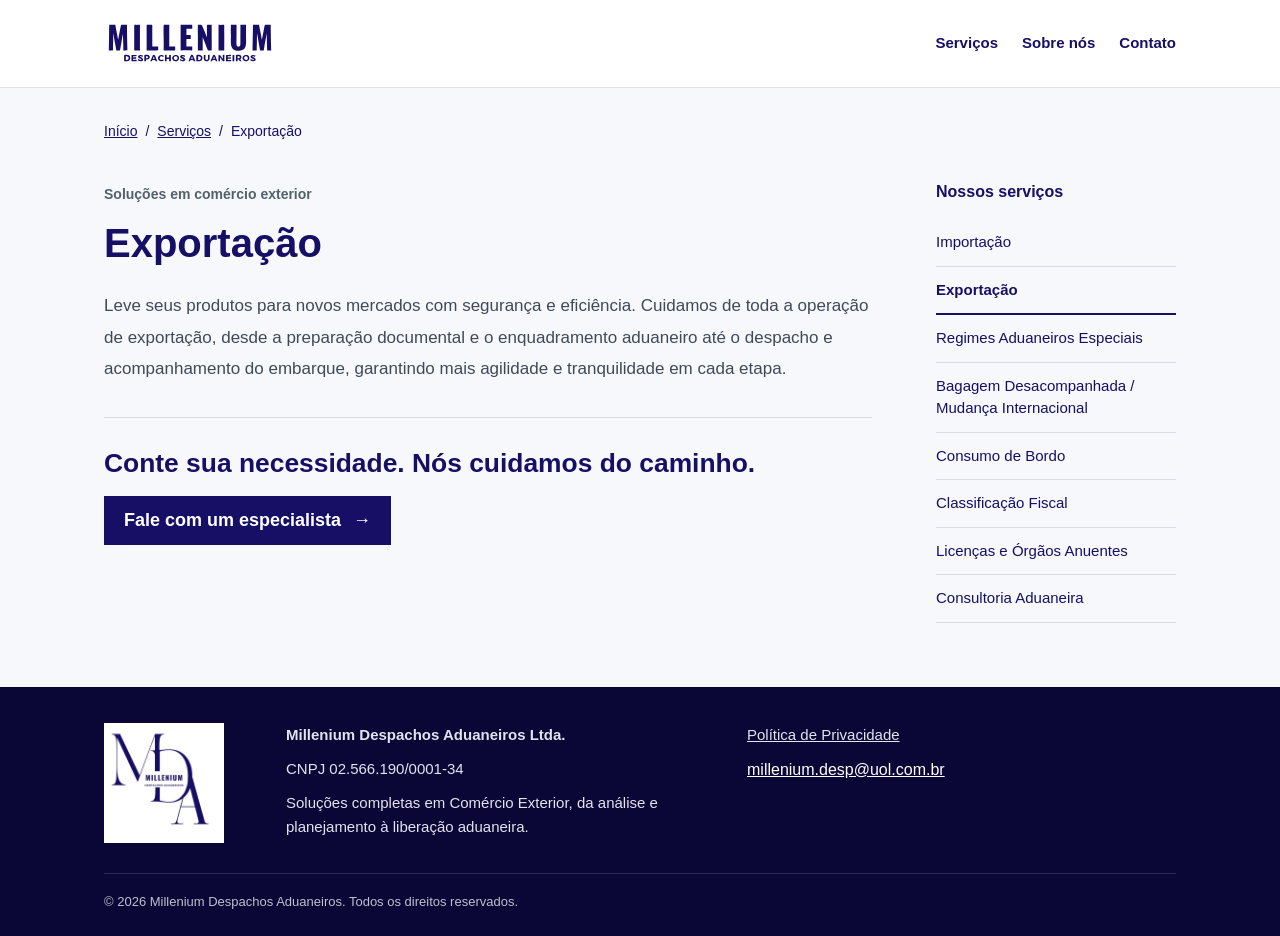
<file: servicos-exportacao.html>
<!doctype html>
<html lang="pt-BR">
<head>
  <meta charset="UTF-8" />
  <meta name="viewport" content="width=device-width, initial-scale=1.0" />
  <title>Exportação | Millenium Despachos Aduaneiros</title>
  <meta name="description" content="Preparação documental, despacho e acompanhamento do embarque." />
  <link rel="stylesheet" href="public/revision.css" />
</head>
<body class="detail-site">
  <header class="detail-header"><div class="detail-header-inner">
    <a href="index.html" aria-label="Millenium - início"><img src="public/millenium-logo-header.svg" alt="Millenium Despachos Aduaneiros" width="838" height="251" /></a>
    <nav class="detail-nav" aria-label="Navegação principal"><a href="index.html#servicos">Serviços</a><a href="sobre-nos.html">Sobre nós</a><a href="index.html#contato">Contato</a></nav>
  </div></header>
  <main class="detail-main">
    <nav class="detail-breadcrumb" aria-label="Você está aqui"><a href="index.html">Início</a><span aria-hidden="true">/</span><a href="index.html#servicos">Serviços</a><span aria-hidden="true">/</span><span>Exportação</span></nav>
    <div class="detail-layout">
      <article class="detail-article">
        <p class="detail-eyebrow">Soluções em comércio exterior</p>
        <h1>Exportação</h1>
        <p>Leve seus produtos para novos mercados com segurança e eficiência. Cuidamos de toda a operação de exportação, desde a preparação documental e o enquadramento aduaneiro até o despacho e acompanhamento do embarque, garantindo mais agilidade e tranquilidade em cada etapa.</p>
        <div class="detail-contact"><h2>Conte sua necessidade. Nós cuidamos do caminho.</h2><a class="detail-action" href="index.html?servico=exportacao#contato">Fale com um especialista <span aria-hidden="true">&#8594;</span></a></div>
      </article>
      <nav class="detail-service-nav" aria-label="Serviços"><h2>Nossos serviços</h2>
        <a href="servicos-importacao.html">Importação</a>
        <a href="servicos-exportacao.html" aria-current="page">Exportação</a>
        <a href="servicos-regimes-aduaneiros-especiais.html">Regimes Aduaneiros Especiais</a>
        <a href="servicos-bagagem-desacompanhada.html">Bagagem Desacompanhada / Mudança Internacional</a>
        <a href="servicos-consumo-de-bordo.html">Consumo de Bordo</a>
        <a href="servicos-classificacao-fiscal.html">Classificação Fiscal</a>
        <a href="servicos-licencas-e-orgaos-anuentes.html">Licenças e Órgãos Anuentes</a>
        <a href="servicos-consultoria-aduaneira.html">Consultoria Aduaneira</a>
      </nav>
    </div>
  </main>
  <footer class="detail-footer">
    <div class="detail-footer-inner">
      <img src="public/millenium-logo-mda.jpeg" alt="Millenium Despachos Aduaneiros" width="500" height="500" />
      <div><p><strong>Millenium Despachos Aduaneiros Ltda.</strong></p><p>CNPJ 02.566.190/0001-34</p><p>Soluções completas em Comércio Exterior, da análise e planejamento à liberação aduaneira.</p></div>
      <div><p><a href="politica-de-privacidade.html">Política de Privacidade</a></p><a href="mailto:millenium.desp@uol.com.br">millenium.desp@uol.com.br</a></div>
    </div>
    <div class="detail-copyright">© 2026 Millenium Despachos Aduaneiros. Todos os direitos reservados.</div>
  </footer>
</body>
</html>
</file>
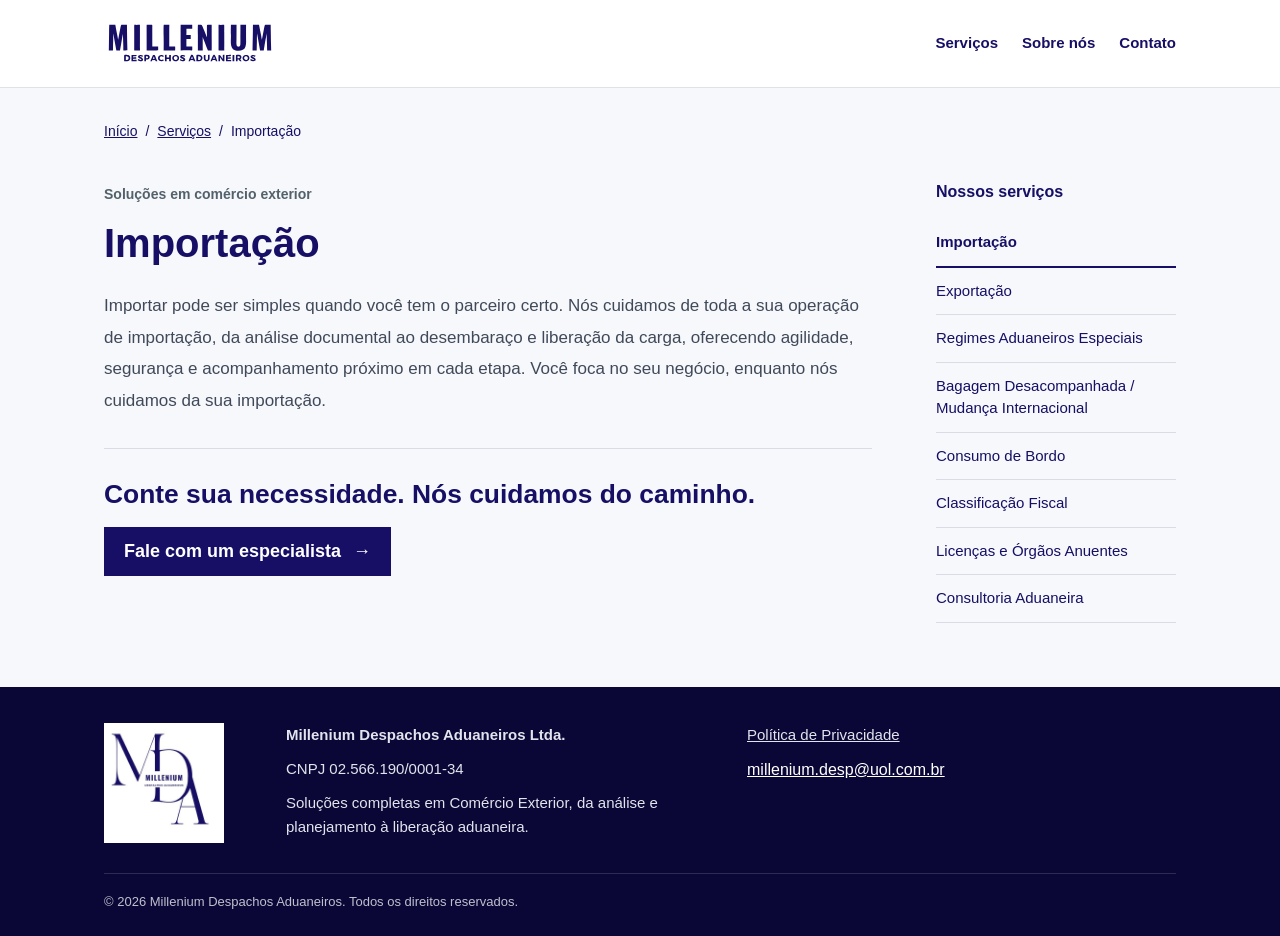
<file: servicos-importacao.html>
<!doctype html>
<html lang="pt-BR">
<head>
  <meta charset="UTF-8" />
  <meta name="viewport" content="width=device-width, initial-scale=1.0" />
  <title>Importação | Millenium Despachos Aduaneiros</title>
  <meta name="description" content="Da análise documental ao desembaraço e à liberação da carga." />
  <link rel="stylesheet" href="public/revision.css" />
</head>
<body class="detail-site">
  <header class="detail-header"><div class="detail-header-inner">
    <a href="index.html" aria-label="Millenium - início"><img src="public/millenium-logo-header.svg" alt="Millenium Despachos Aduaneiros" width="838" height="251" /></a>
    <nav class="detail-nav" aria-label="Navegação principal"><a href="index.html#servicos">Serviços</a><a href="sobre-nos.html">Sobre nós</a><a href="index.html#contato">Contato</a></nav>
  </div></header>
  <main class="detail-main">
    <nav class="detail-breadcrumb" aria-label="Você está aqui"><a href="index.html">Início</a><span aria-hidden="true">/</span><a href="index.html#servicos">Serviços</a><span aria-hidden="true">/</span><span>Importação</span></nav>
    <div class="detail-layout">
      <article class="detail-article">
        <p class="detail-eyebrow">Soluções em comércio exterior</p>
        <h1>Importação</h1>
        <p>Importar pode ser simples quando você tem o parceiro certo. Nós cuidamos de toda a sua operação de importação, da análise documental ao desembaraço e liberação da carga, oferecendo agilidade, segurança e acompanhamento próximo em cada etapa. Você foca no seu negócio, enquanto nós cuidamos da sua importação.</p>
        <div class="detail-contact"><h2>Conte sua necessidade. Nós cuidamos do caminho.</h2><a class="detail-action" href="index.html?servico=importacao#contato">Fale com um especialista <span aria-hidden="true">&#8594;</span></a></div>
      </article>
      <nav class="detail-service-nav" aria-label="Serviços"><h2>Nossos serviços</h2>
        <a href="servicos-importacao.html" aria-current="page">Importação</a>
        <a href="servicos-exportacao.html">Exportação</a>
        <a href="servicos-regimes-aduaneiros-especiais.html">Regimes Aduaneiros Especiais</a>
        <a href="servicos-bagagem-desacompanhada.html">Bagagem Desacompanhada / Mudança Internacional</a>
        <a href="servicos-consumo-de-bordo.html">Consumo de Bordo</a>
        <a href="servicos-classificacao-fiscal.html">Classificação Fiscal</a>
        <a href="servicos-licencas-e-orgaos-anuentes.html">Licenças e Órgãos Anuentes</a>
        <a href="servicos-consultoria-aduaneira.html">Consultoria Aduaneira</a>
      </nav>
    </div>
  </main>
  <footer class="detail-footer">
    <div class="detail-footer-inner">
      <img src="public/millenium-logo-mda.jpeg" alt="Millenium Despachos Aduaneiros" width="500" height="500" />
      <div><p><strong>Millenium Despachos Aduaneiros Ltda.</strong></p><p>CNPJ 02.566.190/0001-34</p><p>Soluções completas em Comércio Exterior, da análise e planejamento à liberação aduaneira.</p></div>
      <div><p><a href="politica-de-privacidade.html">Política de Privacidade</a></p><a href="mailto:millenium.desp@uol.com.br">millenium.desp@uol.com.br</a></div>
    </div>
    <div class="detail-copyright">© 2026 Millenium Despachos Aduaneiros. Todos os direitos reservados.</div>
  </footer>
</body>
</html>
</file>
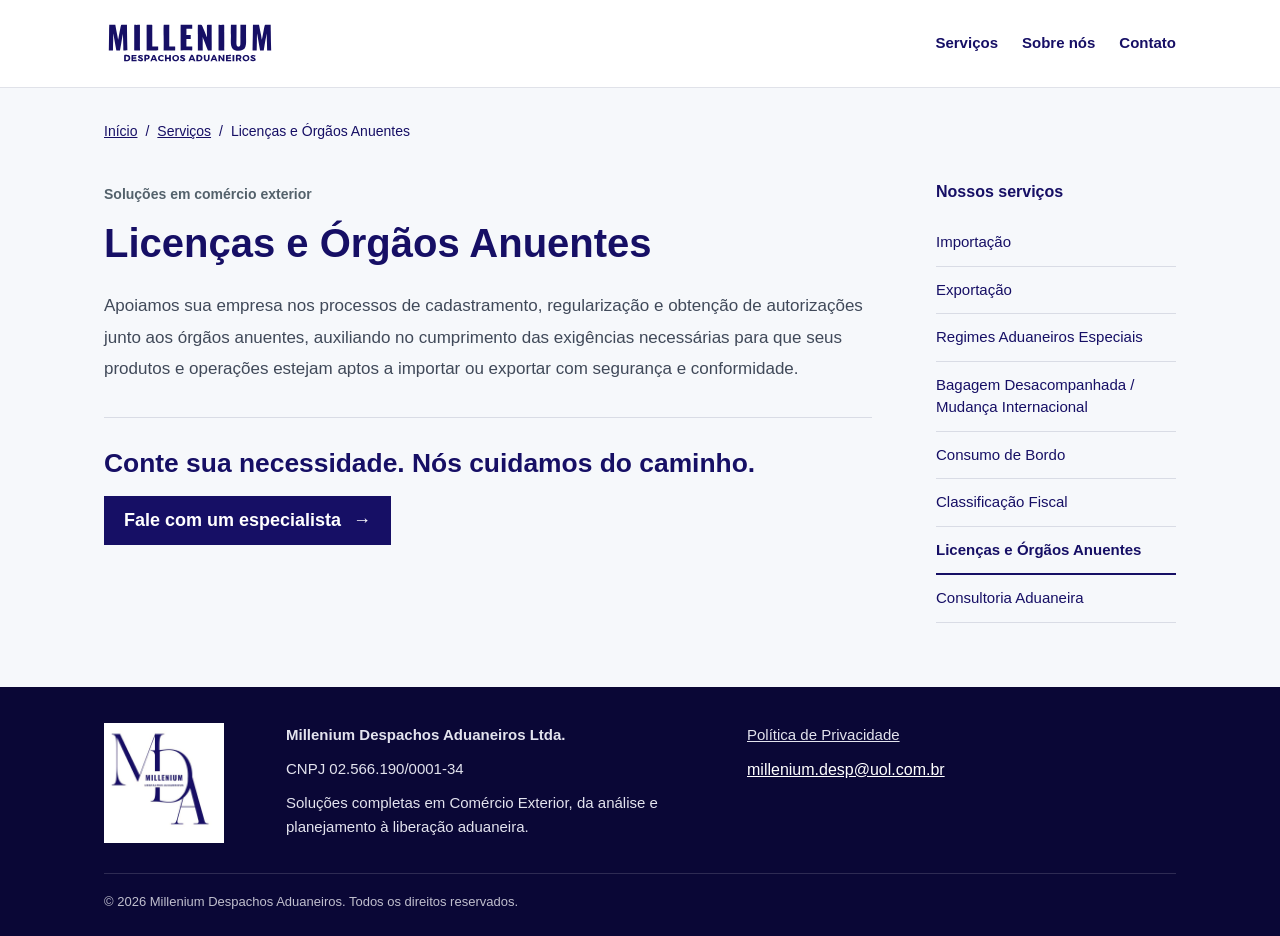
<file: servicos-licencas-e-orgaos-anuentes.html>
<!doctype html>
<html lang="pt-BR">
<head>
  <meta charset="UTF-8" />
  <meta name="viewport" content="width=device-width, initial-scale=1.0" />
  <title>Licenças e Órgãos Anuentes | Millenium Despachos Aduaneiros</title>
  <meta name="description" content="Cadastramento, regularização e autorizações para importar e exportar." />
  <link rel="stylesheet" href="public/revision.css" />
</head>
<body class="detail-site">
  <header class="detail-header"><div class="detail-header-inner">
    <a href="index.html" aria-label="Millenium - início"><img src="public/millenium-logo-header.svg" alt="Millenium Despachos Aduaneiros" width="838" height="251" /></a>
    <nav class="detail-nav" aria-label="Navegação principal"><a href="index.html#servicos">Serviços</a><a href="sobre-nos.html">Sobre nós</a><a href="index.html#contato">Contato</a></nav>
  </div></header>
  <main class="detail-main">
    <nav class="detail-breadcrumb" aria-label="Você está aqui"><a href="index.html">Início</a><span aria-hidden="true">/</span><a href="index.html#servicos">Serviços</a><span aria-hidden="true">/</span><span>Licenças e Órgãos Anuentes</span></nav>
    <div class="detail-layout">
      <article class="detail-article">
        <p class="detail-eyebrow">Soluções em comércio exterior</p>
        <h1>Licenças e Órgãos Anuentes</h1>
        <p>Apoiamos sua empresa nos processos de cadastramento, regularização e obtenção de autorizações junto aos órgãos anuentes, auxiliando no cumprimento das exigências necessárias para que seus produtos e operações estejam aptos a importar ou exportar com segurança e conformidade.</p>
        <div class="detail-contact"><h2>Conte sua necessidade. Nós cuidamos do caminho.</h2><a class="detail-action" href="index.html?servico=licencas-e-orgaos-anuentes#contato">Fale com um especialista <span aria-hidden="true">&#8594;</span></a></div>
      </article>
      <nav class="detail-service-nav" aria-label="Serviços"><h2>Nossos serviços</h2>
        <a href="servicos-importacao.html">Importação</a>
        <a href="servicos-exportacao.html">Exportação</a>
        <a href="servicos-regimes-aduaneiros-especiais.html">Regimes Aduaneiros Especiais</a>
        <a href="servicos-bagagem-desacompanhada.html">Bagagem Desacompanhada / Mudança Internacional</a>
        <a href="servicos-consumo-de-bordo.html">Consumo de Bordo</a>
        <a href="servicos-classificacao-fiscal.html">Classificação Fiscal</a>
        <a href="servicos-licencas-e-orgaos-anuentes.html" aria-current="page">Licenças e Órgãos Anuentes</a>
        <a href="servicos-consultoria-aduaneira.html">Consultoria Aduaneira</a>
      </nav>
    </div>
  </main>
  <footer class="detail-footer">
    <div class="detail-footer-inner">
      <img src="public/millenium-logo-mda.jpeg" alt="Millenium Despachos Aduaneiros" width="500" height="500" />
      <div><p><strong>Millenium Despachos Aduaneiros Ltda.</strong></p><p>CNPJ 02.566.190/0001-34</p><p>Soluções completas em Comércio Exterior, da análise e planejamento à liberação aduaneira.</p></div>
      <div><p><a href="politica-de-privacidade.html">Política de Privacidade</a></p><a href="mailto:millenium.desp@uol.com.br">millenium.desp@uol.com.br</a></div>
    </div>
    <div class="detail-copyright">© 2026 Millenium Despachos Aduaneiros. Todos os direitos reservados.</div>
  </footer>
</body>
</html>
</file>
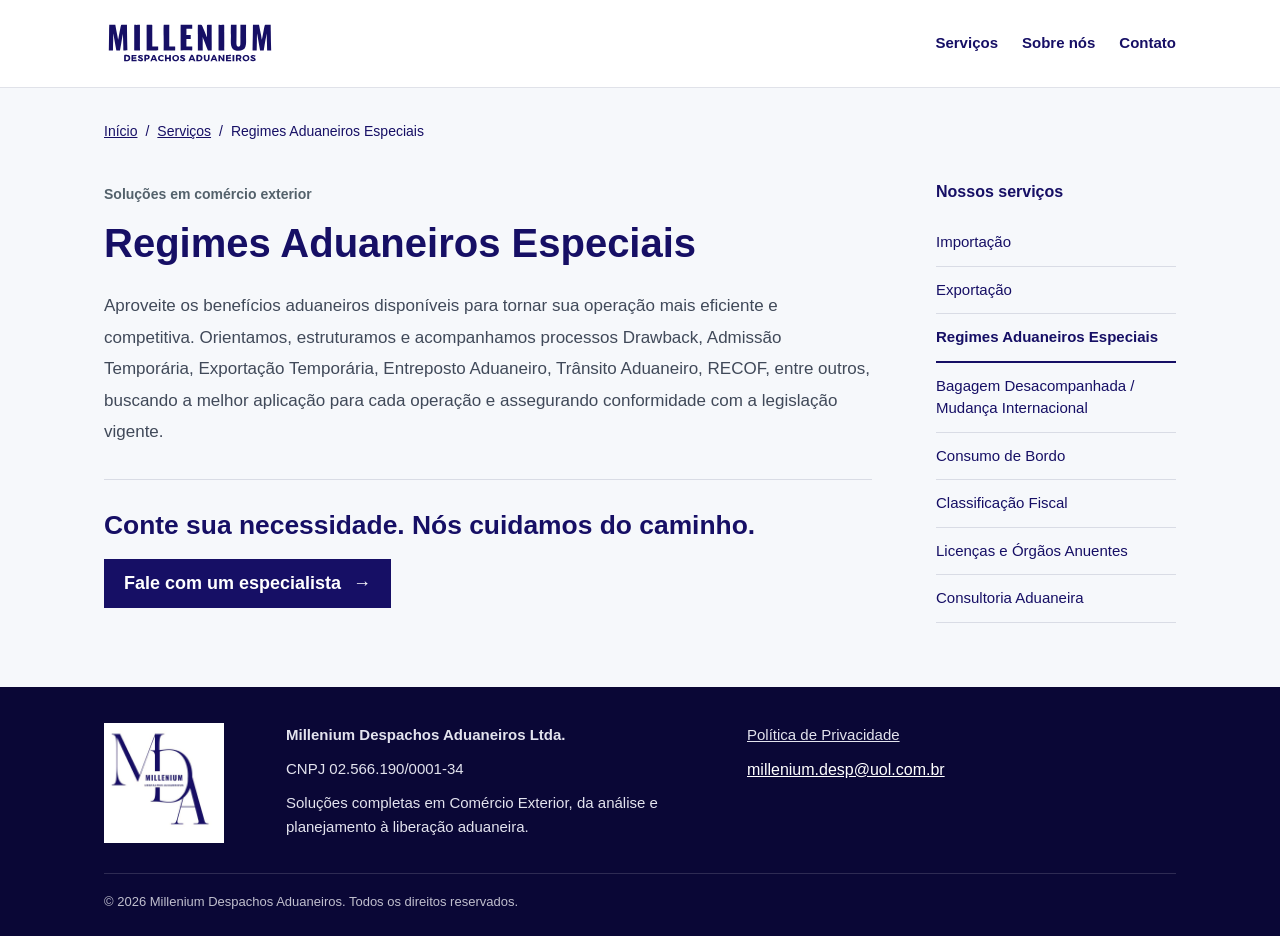
<file: servicos-regimes-aduaneiros-especiais.html>
<!doctype html>
<html lang="pt-BR">
<head>
  <meta charset="UTF-8" />
  <meta name="viewport" content="width=device-width, initial-scale=1.0" />
  <title>Regimes Aduaneiros Especiais | Millenium Despachos Aduaneiros</title>
  <meta name="description" content="Orientação e acompanhamento para aplicar os regimes adequados à sua operação." />
  <link rel="stylesheet" href="public/revision.css" />
</head>
<body class="detail-site">
  <header class="detail-header"><div class="detail-header-inner">
    <a href="index.html" aria-label="Millenium - início"><img src="public/millenium-logo-header.svg" alt="Millenium Despachos Aduaneiros" width="838" height="251" /></a>
    <nav class="detail-nav" aria-label="Navegação principal"><a href="index.html#servicos">Serviços</a><a href="sobre-nos.html">Sobre nós</a><a href="index.html#contato">Contato</a></nav>
  </div></header>
  <main class="detail-main">
    <nav class="detail-breadcrumb" aria-label="Você está aqui"><a href="index.html">Início</a><span aria-hidden="true">/</span><a href="index.html#servicos">Serviços</a><span aria-hidden="true">/</span><span>Regimes Aduaneiros Especiais</span></nav>
    <div class="detail-layout">
      <article class="detail-article">
        <p class="detail-eyebrow">Soluções em comércio exterior</p>
        <h1>Regimes Aduaneiros Especiais</h1>
        <p>Aproveite os benefícios aduaneiros disponíveis para tornar sua operação mais eficiente e competitiva. Orientamos, estruturamos e acompanhamos processos Drawback, Admissão Temporária, Exportação Temporária, Entreposto Aduaneiro, Trânsito Aduaneiro, RECOF, entre outros, buscando a melhor aplicação para cada operação e assegurando conformidade com a legislação vigente.</p>
        <div class="detail-contact"><h2>Conte sua necessidade. Nós cuidamos do caminho.</h2><a class="detail-action" href="index.html?servico=regimes-aduaneiros-especiais#contato">Fale com um especialista <span aria-hidden="true">&#8594;</span></a></div>
      </article>
      <nav class="detail-service-nav" aria-label="Serviços"><h2>Nossos serviços</h2>
        <a href="servicos-importacao.html">Importação</a>
        <a href="servicos-exportacao.html">Exportação</a>
        <a href="servicos-regimes-aduaneiros-especiais.html" aria-current="page">Regimes Aduaneiros Especiais</a>
        <a href="servicos-bagagem-desacompanhada.html">Bagagem Desacompanhada / Mudança Internacional</a>
        <a href="servicos-consumo-de-bordo.html">Consumo de Bordo</a>
        <a href="servicos-classificacao-fiscal.html">Classificação Fiscal</a>
        <a href="servicos-licencas-e-orgaos-anuentes.html">Licenças e Órgãos Anuentes</a>
        <a href="servicos-consultoria-aduaneira.html">Consultoria Aduaneira</a>
      </nav>
    </div>
  </main>
  <footer class="detail-footer">
    <div class="detail-footer-inner">
      <img src="public/millenium-logo-mda.jpeg" alt="Millenium Despachos Aduaneiros" width="500" height="500" />
      <div><p><strong>Millenium Despachos Aduaneiros Ltda.</strong></p><p>CNPJ 02.566.190/0001-34</p><p>Soluções completas em Comércio Exterior, da análise e planejamento à liberação aduaneira.</p></div>
      <div><p><a href="politica-de-privacidade.html">Política de Privacidade</a></p><a href="mailto:millenium.desp@uol.com.br">millenium.desp@uol.com.br</a></div>
    </div>
    <div class="detail-copyright">© 2026 Millenium Despachos Aduaneiros. Todos os direitos reservados.</div>
  </footer>
</body>
</html>
</file>
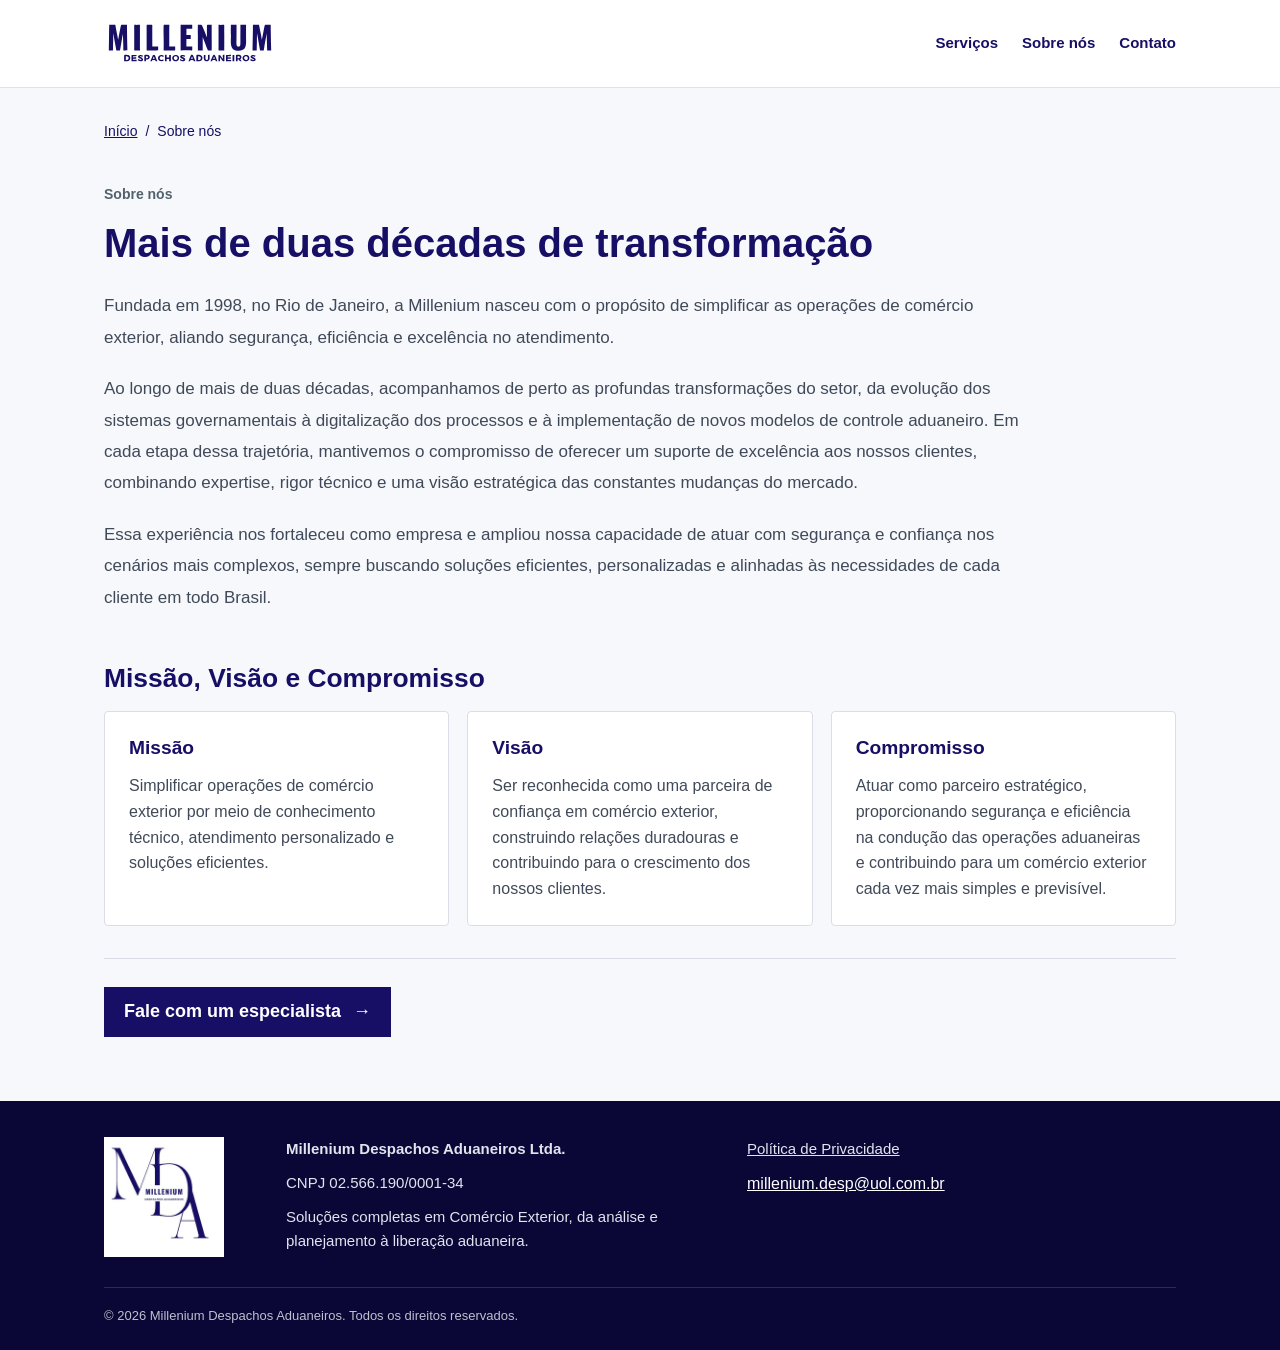
<file: sobre-nos.html>
<!doctype html>
<html lang="pt-BR">
<head>
  <meta charset="UTF-8" />
  <meta name="viewport" content="width=device-width, initial-scale=1.0" />
  <title>Sobre nós | Millenium Despachos Aduaneiros</title>
  <meta name="description" content="Desde 1998, a Millenium Despachos Aduaneiros une domínio técnico, segurança, transparência, soluções eficientes e atendimento personalizado para seus clientes." />
  <link rel="stylesheet" href="public/revision.css" />
</head>
<body class="detail-site">
  <header class="detail-header"><div class="detail-header-inner">
    <a href="index.html" aria-label="Millenium - início"><img src="public/millenium-logo-header.svg" alt="Millenium Despachos Aduaneiros" width="838" height="251" /></a>
    <nav class="detail-nav" aria-label="Navegação principal"><a href="index.html#servicos">Serviços</a><a href="sobre-nos.html">Sobre nós</a><a href="index.html#contato">Contato</a></nav>
  </div></header>
  <main class="detail-main">
    <nav class="detail-breadcrumb" aria-label="Você está aqui"><a href="index.html">Início</a><span aria-hidden="true">/</span><span>Sobre nós</span></nav>
    <article class="detail-article detail-about"><p class="detail-eyebrow">Sobre nós</p><h1>Mais de duas décadas de transformação</h1>
      <p>Fundada em 1998, no Rio de Janeiro, a Millenium nasceu com o propósito de simplificar as operações de comércio exterior, aliando segurança, eficiência e excelência no atendimento.</p>
      <p>Ao longo de mais de duas décadas, acompanhamos de perto as profundas transformações do setor, da evolução dos sistemas governamentais à digitalização dos processos e à implementação de novos modelos de controle aduaneiro. Em cada etapa dessa trajetória, mantivemos o compromisso de oferecer um suporte de excelência aos nossos clientes, combinando expertise, rigor técnico e uma visão estratégica das constantes mudanças do mercado.</p>
      <p>Essa experiência nos fortaleceu como empresa e ampliou nossa capacidade de atuar com segurança e confiança nos cenários mais complexos, sempre buscando soluções eficientes, personalizadas e alinhadas às necessidades de cada cliente em todo Brasil.</p>
    </article>
    <section class="detail-values" aria-labelledby="values-title"><h2 id="values-title">Missão, Visão e Compromisso</h2><div class="detail-values-grid">
      <article><h3>Missão</h3><p>Simplificar operações de comércio exterior por meio de conhecimento técnico, atendimento personalizado e soluções eficientes.</p></article>
      <article><h3>Visão</h3><p>Ser reconhecida como uma parceira de confiança em comércio exterior, construindo relações duradouras e contribuindo para o crescimento dos nossos clientes.</p></article>
      <article><h3>Compromisso</h3><p>Atuar como parceiro estratégico, proporcionando segurança e eficiência na condução das operações aduaneiras e contribuindo para um comércio exterior cada vez mais simples e previsível.</p></article>
    </div></section>
    <div class="detail-contact"><a class="detail-action" href="index.html#contato">Fale com um especialista <span aria-hidden="true">&#8594;</span></a></div>
  </main>
  <footer class="detail-footer">
    <div class="detail-footer-inner">
      <img src="public/millenium-logo-mda.jpeg" alt="Millenium Despachos Aduaneiros" width="500" height="500" />
      <div><p><strong>Millenium Despachos Aduaneiros Ltda.</strong></p><p>CNPJ 02.566.190/0001-34</p><p>Soluções completas em Comércio Exterior, da análise e planejamento à liberação aduaneira.</p></div>
      <div><p><a href="politica-de-privacidade.html">Política de Privacidade</a></p><a href="mailto:millenium.desp@uol.com.br">millenium.desp@uol.com.br</a></div>
    </div>
    <div class="detail-copyright">© 2026 Millenium Despachos Aduaneiros. Todos os direitos reservados.</div>
  </footer>
</body>
</html>
</file>
<file: public/revision.css>
.hero-panel.service-menu { gap: 8px; padding: 22px; background: #fff; }
.service-menu .signal-row { gap: 12px; min-height: 44px; padding: 10px 12px; font-size: 0.875rem; line-height: 1.4; letter-spacing: 0; text-decoration: none; animation: none; }
.service-menu .signal-row svg, .service-menu .signal-row > :last-child { flex-shrink: 0; }
.service-menu .signal-row:hover { background: #e9e8f3; }
.service-menu .panel-top { padding-bottom: 12px; border-bottom: 1px solid #deddea; color: #160f65; font-size: 0.875rem; font-weight: 750; }
.service-link { display: flex; flex-direction: column; text-decoration: none; color: #160f65; min-width: 0; }
.service-link h3 { font-size: 1.35rem; line-height: 1.3; overflow-wrap: anywhere; }
.service-link .service-more { display: flex; align-items: center; gap: 10px; margin-top: auto; padding-top: 22px; font-size: 0.9375rem; font-weight: 750; }
.service-link:focus-visible, .signal-row:focus-visible, .detail-site a:focus-visible { outline: 3px solid #168691; outline-offset: 4px; }
.service-link p { margin-bottom: 0; }
.stat-row strong, .stats strong { font-size: 2rem; }
.stat-row > div, .stats > div { min-width: 0; }
.site-footer-brand img { width: 140px; max-width: 100%; height: auto; background: white; }
.contact-list a { overflow-wrap: anywhere; color: inherit; text-decoration: underline; text-underline-offset: 3px; }
.hero-copy .hero-eyebrow-pill { font-size: 0.875rem; line-height: 1.5; letter-spacing: 0; }
.hero-copy h1 { font-size: 2.75rem; letter-spacing: 0; max-width: 22ch; }
@media (min-width: 981px) {
  .service-grid, #servicos .cards { grid-template-columns: repeat(4, minmax(0, 1fr)); }
  .reason-grid, .reasons { grid-template-columns: repeat(3, minmax(0, 1fr)); }
  .timeline-grid, .timeline { grid-template-columns: repeat(4, minmax(0, 1fr)); }
}
@media (max-width: 640px) {
  .hero-copy h1 { font-size: 1.875rem; max-width: 100%; line-height: 1.15; }
  .hero-copy .hero-eyebrow-pill { font-size: 0.8125rem; }
  .hero-panel.service-menu { padding: 18px; }
  .service-menu .signal-row { font-size: 0.875rem; }
}
.detail-site { margin: 0; min-height: 100vh; background: #f6f8fb; color: #160f65; font-family: Arial, sans-serif; line-height: 1.6; }
.detail-site *, .detail-site *::before, .detail-site *::after { box-sizing: border-box; }
.detail-site a { color: inherit; }
.detail-header { background: #fff; border-bottom: 1px solid #e0e2e9; }
.detail-header-inner { max-width: 1120px; margin: 0 auto; padding: 18px 24px; display: flex; align-items: center; justify-content: space-between; gap: 24px; }
.detail-header img { display: block; width: 170px; max-width: 100%; height: auto; }
.detail-nav { display: flex; flex-wrap: wrap; gap: 8px 24px; align-items: center; }
.detail-nav a { font-size: 0.9375rem; font-weight: 700; text-decoration: none; padding: 10px 0; }
.detail-main { max-width: 1120px; padding: 32px 24px 64px; margin: 0 auto; }
.detail-breadcrumb { display: flex; flex-wrap: wrap; gap: 8px; font-size: 0.875rem; margin-bottom: 40px; }
.detail-layout { display: grid; grid-template-columns: minmax(0, 1fr) 240px; gap: 64px; }
.detail-article { min-width: 0; }
.detail-article .detail-eyebrow { margin: 0 0 12px; color: #53616b; font-size: 0.875rem; font-weight: 700; }
.detail-site h1 { margin: 0 0 24px; font-size: 2.5rem; line-height: 1.15; font-weight: 650; letter-spacing: 0; overflow-wrap: anywhere; }
.detail-site h2 { margin: 0 0 16px; font-size: 1.65rem; line-height: 1.3; letter-spacing: 0; }
.detail-site h3 { margin: 0 0 12px; font-size: 1.2rem; line-height: 1.3; letter-spacing: 0; }
.detail-article p { font-size: 1.0625rem; line-height: 1.85; color: #404959; margin: 0 0 20px; }
.detail-contact { margin-top: 32px; padding-top: 28px; border-top: 1px solid #d9dce5; }
.detail-action { display: inline-flex; align-items: center; justify-content: center; gap: 12px; min-height: 48px; padding: 12px 20px; background: #160f65; color: #fff !important; font-size: 1rem; font-weight: 700; text-decoration: none; }
.detail-service-nav { display: grid; align-content: start; gap: 0; }
.detail-service-nav h2 { font-size: 1rem; }
.detail-service-nav a { display: block; padding: 12px 0; border-bottom: 1px solid #d9dce5; line-height: 1.5; text-decoration: none; font-size: 0.9375rem; }
.detail-service-nav a[aria-current="page"] { color: #160f65; font-weight: 750; border-bottom: 2px solid #160f65; }
.detail-service-nav a:hover { text-decoration: underline; }
.detail-values { margin-top: 48px; }
.detail-values-grid { display: grid; grid-template-columns: repeat(3,minmax(0,1fr)); gap: 18px; }
.detail-values-grid article { padding: 24px; border: 1px solid #dcdde6; border-radius: 4px; background: #fff; min-width: 0; }
.detail-values-grid p { margin: 0; font-size: 1rem; color: #404959; }
.detail-about { max-width: 920px; }
.detail-footer { padding: 36px 24px 24px; background: #0a0736; color: #fff; }
.detail-footer-inner { display: grid; grid-template-columns: 150px minmax(0,1fr) minmax(0,1fr); gap: 32px; max-width: 1072px; margin: auto; align-items: start; }
.detail-footer img { width: 120px; height: auto; max-width: 100%; display: block; }
.detail-footer p { margin: 0 0 10px; color: #e3e3ee; font-size: 0.9375rem; }
.detail-footer a { overflow-wrap: anywhere; }
.detail-copyright { max-width: 1072px; margin: 24px auto 0; border-top: 1px solid #ffffff25; padding-top: 18px; font-size: 0.8125rem; color: #c0bfce; }
.primary-action, .secondary-action, .dark-action, .light-action,
.primary, .secondary, .dark {
  min-height: 48px; max-width: 100%; padding: 10px 18px;
  font-size: 0.9375rem; line-height: 1.4; letter-spacing: 0; text-align: center;
}
.header-action, .header-cta { font-size: 0.875rem; line-height: 1.4; letter-spacing: 0; }
.service-link .service-more { font-size: 1.0625rem; }
.detail-action { max-width: 100%; font-size: 1.125rem; line-height: 1.4; text-align: center; }
.primary-action svg, .secondary-action svg, .dark-action svg, .light-action svg,
.header-action svg, .detail-action svg { flex-shrink: 0; }
@media (max-width: 640px) {
  .primary-action, .secondary-action, .dark-action, .light-action,
  .primary, .secondary, .dark { font-size: 0.875rem; }
  .hero-actions, .hero .actions { width: 100%; max-width: 320px; }
}
@keyframes detail-enter {
  from { opacity: 0; transform: translateY(12px); }
  to { opacity: 1; transform: translateY(0); }
}
@media (prefers-reduced-motion: no-preference) {
  .detail-breadcrumb, .detail-article > *, .detail-service-nav,
  .detail-values, .detail-main > .detail-contact {
    animation: detail-enter 560ms cubic-bezier(0.2, 0.6, 0.35, 1) backwards;
  }
  .detail-article > :nth-child(2) { animation-delay: 40ms; }
  .detail-article > :nth-child(n+3) { animation-delay: 90ms; }
  .detail-service-nav, .detail-values, .detail-main > .detail-contact { animation-delay: 140ms; }
  .detail-main :focus-within { animation: none; }
}
@media (max-width: 760px) {
  .detail-header-inner { flex-wrap: wrap; gap: 12px; padding: 16px 20px; }
  .detail-header img { width: 150px; }
  .detail-nav { gap: 8px 20px; }
  .detail-main { padding: 24px 20px 40px; }
  .detail-breadcrumb { margin-bottom: 28px; }
  .detail-layout { grid-template-columns: minmax(0,1fr); gap: 40px; }
  .detail-site h1 { font-size: 2rem; }
  .detail-values-grid { grid-template-columns: minmax(0,1fr); }
  .detail-footer-inner { grid-template-columns: minmax(0,1fr); gap: 24px; }
}
</file>
